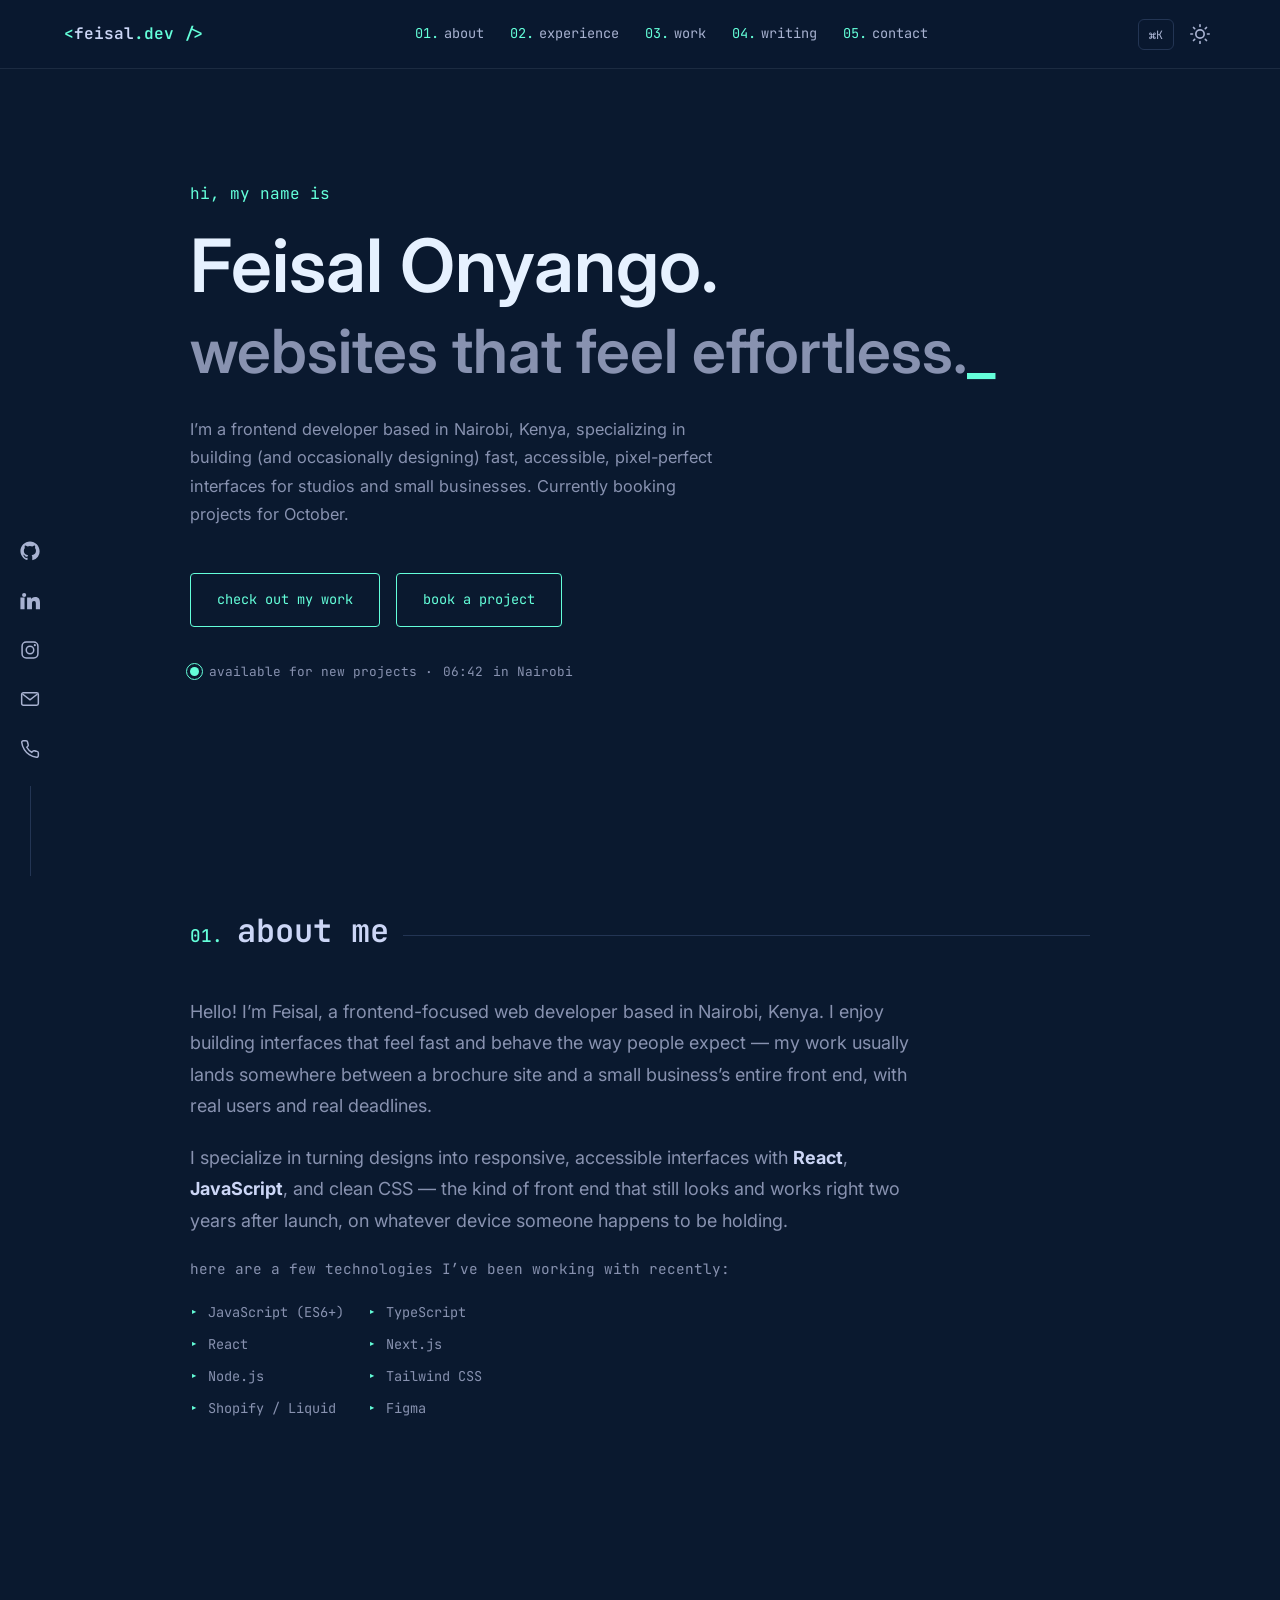
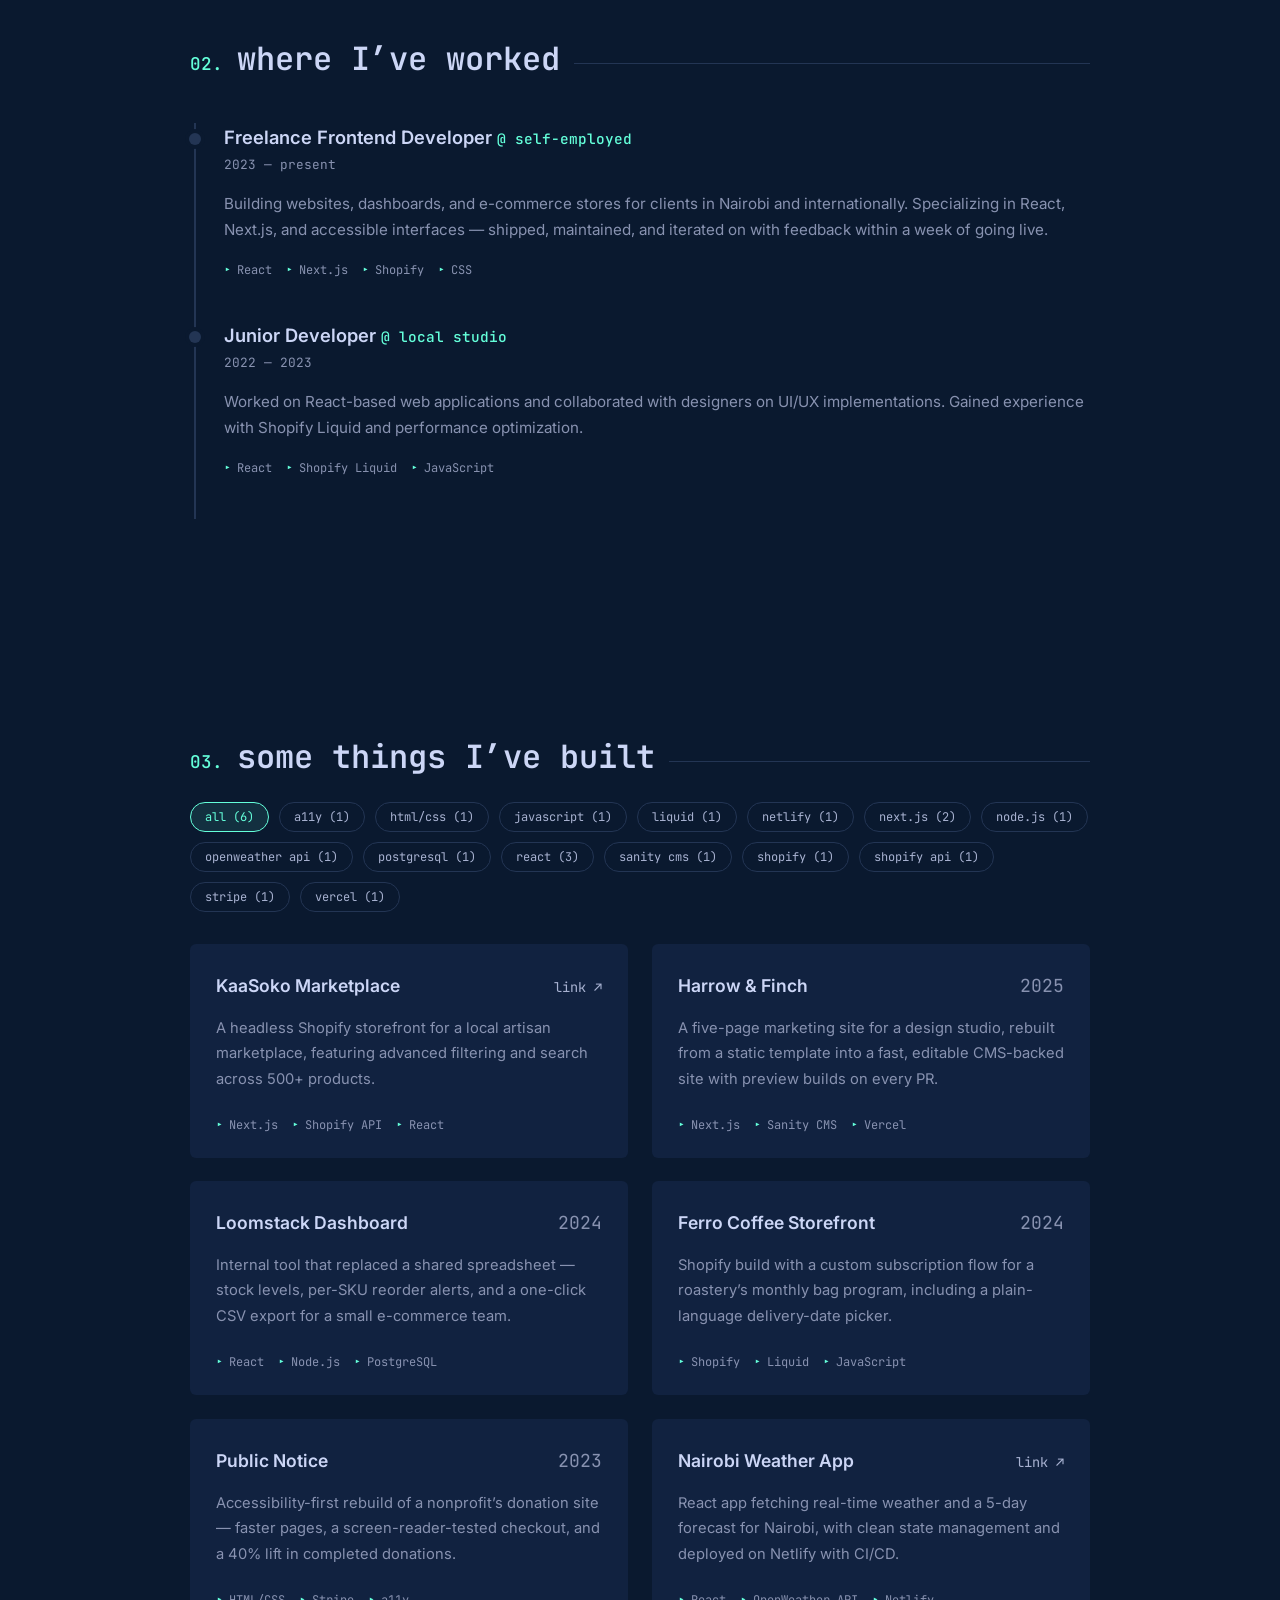
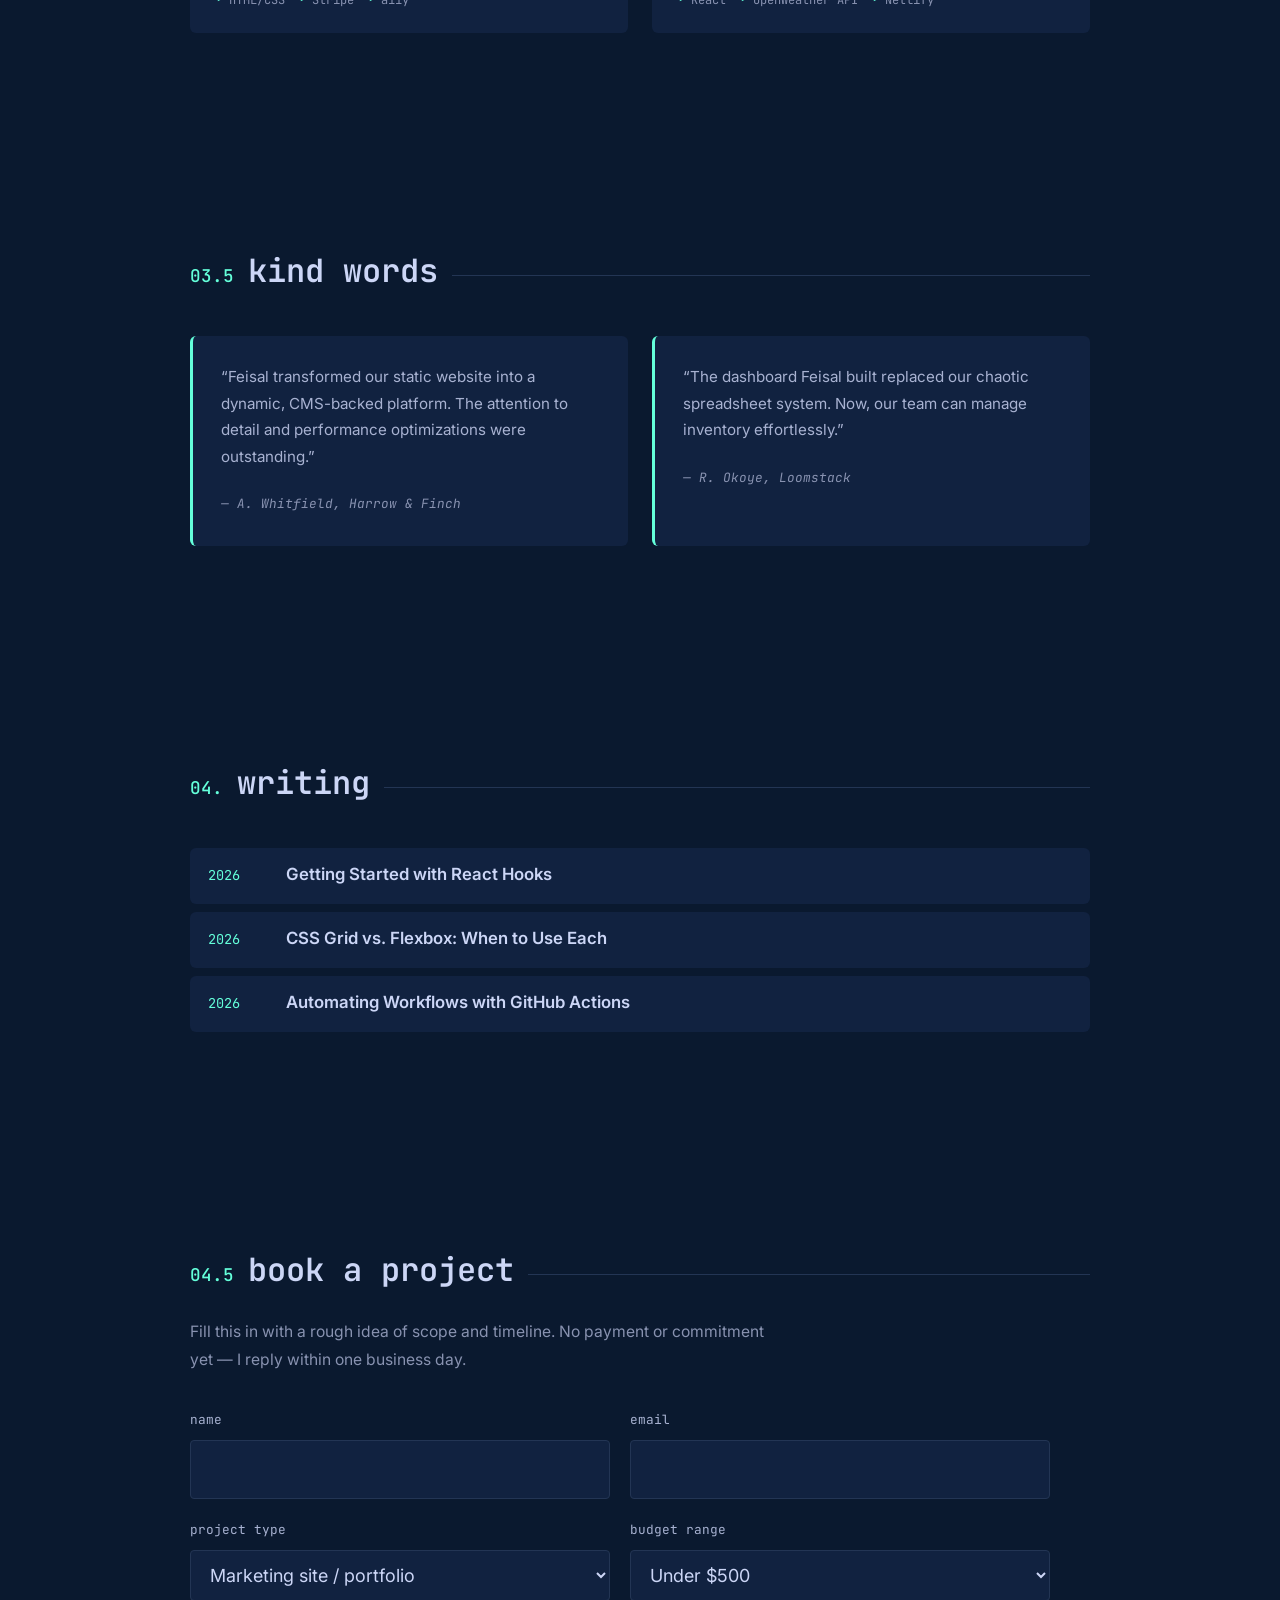
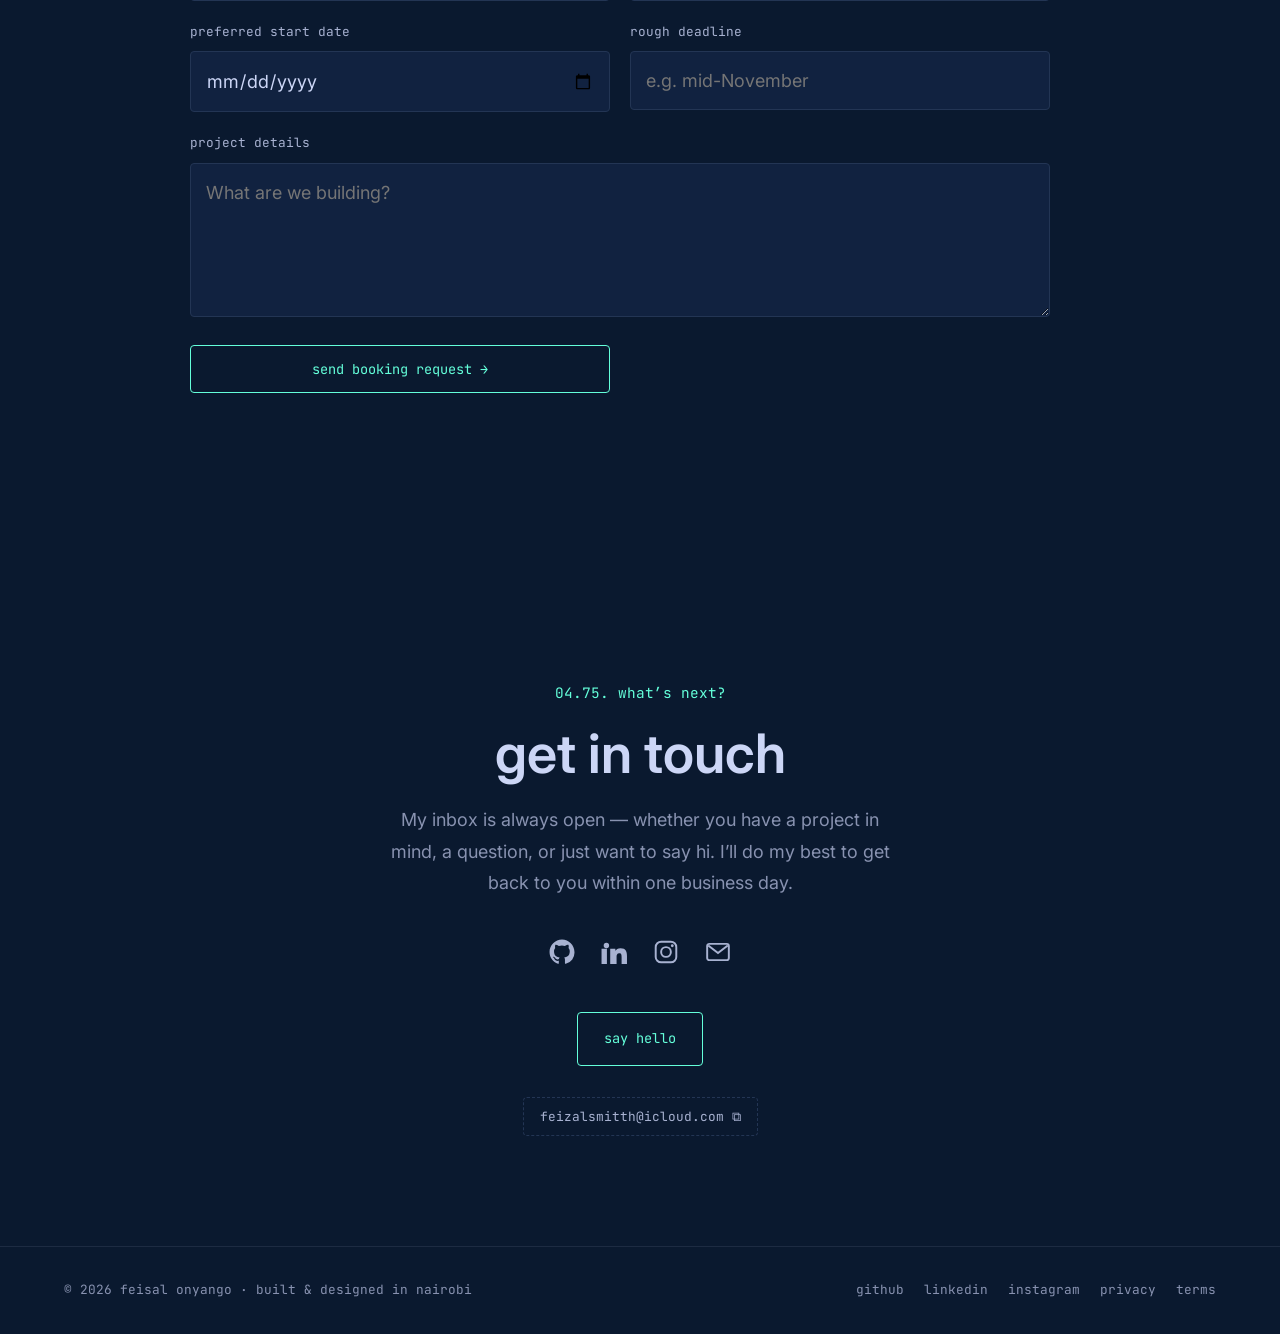
<file: index.html>
<!DOCTYPE html>
<html lang="en">
<head>
<meta charset="UTF-8">
<meta name="viewport" content="width=device-width, initial-scale=1.0">
<title>Feisal Onyango — Frontend Developer</title>
<meta name="description" content="Feisal Onyango is a frontend developer in Nairobi, Kenya, building fast, accessible websites and interfaces for studios and small businesses.">
<link rel="icon" type="image/svg+xml" href="data:image/svg+xml,<svg xmlns='http://www.w3.org/2000/svg' viewBox='0 0 100 100'><text y='.9em' font-size='90' font-family='monospace' fill='%2364ffda'>F</text></svg>">
<meta property="og:title" content="Feisal Onyango — Frontend Developer">
<meta property="og:description" content="Frontend developer in Nairobi, Kenya building fast, accessible websites and interfaces">
<meta property="og:type" content="website">
<meta property="og:url" content="https://feizalsmitth.github.io/feisal-smitth/">
<meta name="twitter:card" content="summary">
<meta name="twitter:creator" content="@feizalsmitth">
<meta name="theme-color" content="#0a192f">
<script type="application/ld+json">
{"@context":"https://schema.org","@type":"Person","name":"Feisal Onyango","jobTitle":"Frontend Developer","url":"https://feizalsmitth.github.io/feisal-smitth/","email":"mailto:feizalsmitth@icloud.com","address":{"@type":"PostalAddress","addressLocality":"Nairobi","addressCountry":"KE"},"sameAs":["https://github.com/feizalsmitth","https://www.linkedin.com/in/feizal-onyango-443553373/","https://instagram.com/hsssnnnnd._"],"knowsAbout":["JavaScript","TypeScript","React","Next.js","Node.js","Tailwind CSS","Shopify"]}
</script>
<link rel="preconnect" href="https://fonts.googleapis.com">
<link rel="preconnect" href="https://fonts.gstatic.com" crossorigin>
<link href="https://fonts.googleapis.com/css2?family=Inter:wght@400;500;600&family=JetBrains+Mono:wght@400;500;600&display=swap" rel="stylesheet">
<script>(function(){try{if(localStorage.getItem("theme")==="light")document.documentElement.classList.add("light");}catch(e){}})();</script>
<link rel="stylesheet" href="styles.css">
</head>
<body id="top">

<div class="scroll-progress" id="scrollProgress" aria-hidden="true"></div>
<button class="back-to-top" id="backToTop" aria-label="Back to top">
  <svg viewBox="0 0 24 24" fill="none" stroke="currentColor" stroke-width="2.5" stroke-linecap="round" stroke-linejoin="round"><path d="M12 19V5M5 12l7-7 7 7"/></svg>
</button>

<header class="nav" id="nav">
  <a class="logo mono" href="#top"><span class="accent">&lt;</span>feisal<span class="accent">.dev</span><span class="accent"> /&gt;</span></a>
  <nav class="nav-links mono" id="navLinks" aria-label="Main navigation">
    <a href="#about"><span class="n">01.</span>about</a>
    <a href="#experience"><span class="n">02.</span>experience</a>
    <a href="#work"><span class="n">03.</span>work</a>
    <a href="#blog"><span class="n">04.</span>writing</a>
    <a href="#contact"><span
 class="n">05.</span>contact</a>
  </nav>
  <div class="nav-end">
    <button class="theme-toggle" id="themeToggle" aria-label="Toggle light and dark mode">
      <svg class="icon-sun" viewBox="0 0 24 24" fill="none" stroke="currentColor" stroke-width="2" stroke-linecap="round"><circle cx="12" cy="12" r="5"/><path d="M12 1v2M12 21v2M4.2 4.2l1.4 1.4M18.4 18.4l1.4 1.4M1 12h2M21 12h2M4.2 19.8l1.4-1.4M18.4 5.6l1.4-1.4"/></svg>
      <svg class="icon-moon" viewBox="0 0 24 24" fill="currentColor"><path d="M21 12.8A9 9 0 1 1 11.2 3a7 7 0 0 0 9.8 9.8z"/></svg>
    </button>
    <button class="nav-burger" id="navBurger" aria-label="Toggle menu" aria-expanded="false"><span></span><span></span><span></span></button>
  </div>
</header>

<aside class="social-rail mono" aria-label="Social links">
  <a href="https://github.com/feizalsmitth" target="_blank" rel="noopener" aria-label="GitHub"><svg viewBox="0 0 24 24" fill="currentColor"><path d="M12 .5C5.73.5.5 5.74.5 12.02c0 5.03 3.26 9.29 7.78 10.8.57.1.78-.25.78-.55v-2.15c-3.17.69-3.84-1.34-3.84-1.34-.52-1.3-1.27-1.65-1.27-1.65-1.04-.71.08-.7.08-.7 1.15.08 1.75 1.18 1.75 1.18 1.02 1.75 2.68 1.24 3.33.95.1-.74.4-1.24.72-1.53-2.53-.29-5.2-1.27-5.2-5.63 0-1.24.44-2.26 1.16-3.06-.12-.29-.5-1.45.11-3.02 0 0 .96-.31 3.14 1.17a10.9 10.9 0 0 1 5.72 0c2.18-1.48 3.13-1.17 3.13-1.17.62 1.57.23 2.73.11 3.02.73.8 1.16 1.82 1.16 3.06 0 4.37-2.68 5.34-5.22 5.62.41.36.78 1.07.78 2.16v3.2c0 .3.2.66.79.55A10.53 10.53 0 0 0 23.5 12c0-6.27-5.23-11.5-11.5-11.5Z"/></svg></a>
  <a href="https://www.linkedin.com/in/feizal-onyango-443553373/" target="_blank" rel="noopener" aria-label="LinkedIn"><svg viewBox="0 0 24 24" fill="currentColor"><path d="M4.98 3.5a2.5 2.5 0 1 1 0 5 2.5 2.5 0 0 1 0-5ZM.5 8.98h4.96V23H.5V8.98ZM8.5 8.98h4.75v1.92h.07c.66-1.2 2.28-2.47 4.7-2.47 5.03 0 5.96 3.15 5.96 7.24V23h-4.96v-6.4c0-1.53-.03-3.5-2.15-3.5-2.16 0-2.49 1.65-2.49 3.39V23H8.5V8.98Z"/></svg></a>
  <a href="https://instagram.com/hsssnnnnd._" target="_blank" rel="noopener" aria-label="Instagram"><svg viewBox="0 0 24 24" fill="none" stroke="currentColor" stroke-width="1.8"><rect x="2.5" y="2.5" width="19" height="19" rx="5"/><circle cx="12" cy="12" r="4.5"/><circle cx="17.8" cy="6.2" r="1.3" fill="currentColor" stroke="none"/></svg></a>
  <a href="mailto:feizalsmitth@icloud.com" aria-label="Email"><svg viewBox="0 0 24 24" fill="none" stroke="currentColor" stroke-width="1.8"><rect x="2" y="4.5" width="20" height="15" rx="2"/><path d="m3 6 9 7 9-7"/></svg></a>
  <a href="tel:+254702478201" aria-label="Phone"><svg viewBox="0 0 24 24" fill="none" stroke="currentColor" stroke-width="1.8"><path d="M22 16.9v3a2 2 0 0 1-2.2 2 19.8 19.8 0 0 1-8.6-3.1 19.5 19.5 0 0 1-6-6A19.8 19.8 0 0 1 2.1 4.2 2 2 0 0 1 4.1 2h3a2 2 0 0 1 2 1.7c.13.96.36 1.9.7 2.8a2 2 0 0 1-.45 2.1L8.1 9.9a16 16 0 0 0 6 6l1.3-1.3a2 2 0 0 1 2.1-.45c.9.34 1.84.57 2.8.7A2 2 0 0 1 22 16.9Z"/></svg></a>
  <span class="rail-line"></span>
</aside>

<main class="container">

<section class="hero" id="hero">
  <p class="hero-kicker mono accent reveal">hi, my name is</p>
  <h1 class="reveal">Feisal Onyango.</h1>
  <h2 class="reveal"><span class="sr-only">I build things for the web.</span><span id="typed" aria-hidden="true"></span><span class="cursor" aria-hidden="true">_</span></h2>
  <p class="hero-sub reveal">I’m a frontend developer based in Nairobi, Kenya, specializing in building (and occasionally designing) fast, accessible, pixel-perfect interfaces for studios and small businesses. Currently booking projects for October.</p>
  <div class="hero-btns reveal">
    <a href="#work" class="btn btn-outline mono">check out my work</a>
    <a href="#booking" class="btn btn-outline mono">book a project</a>
  </div>
  <p class="hero-status mono reveal"><span class="pulse-dot" aria-hidden="true"></span> available for new projects · <span id="nairobiTime">--:--</span> in Nairobi</p>
</section>

<section id="about" class="section">
  <div class="section-head mono reveal"><span class="n">01.</span><h2>about me</h2></div>
  <div class="about-grid">
    <div class="reveal">
      <p>Hello! I’m Feisal, a frontend-focused web developer based in Nairobi, Kenya. I enjoy building interfaces that feel fast and behave the way people expect — my work usually lands somewhere between a brochure site and a small business’s entire front end, with real users and real deadlines.</p>
      <p>I specialize in turning designs into responsive, accessible interfaces with <strong>React</strong>, <strong>JavaScript</strong>, and clean CSS — the kind of front end that still looks and works right two years after launch, on whatever device someone happens to be holding.</p>
      <p class="skills-title mono">here are a few technologies I’ve been working with recently:</p>
      <ul class="skills-list mono">
        <li>JavaScript (ES6+)</li><li>TypeScript</li><li>React</li><li>Next.js</li>
        <li>Node.js</li><li>Tailwind CSS</li><li>Shopify / Liquid</li><li>Figma</li>
      </ul>
    </div>
    </div>
  </div>
</section>

<section id="experience" class="section">
  <div class="section-head mono reveal"><span class="n">02.</span><h2>where I’ve worked</h2></div>
  <div class="timeline reveal">
    <div class="timeline-item">
      <h3>Freelance Frontend Developer <span class="where accent mono">@ self-employed</span></h3>
      <p class="range mono">2023 — present</p>
      <p>Building websites, dashboards, and e-commerce stores for clients in Nairobi and
 internationally. Specializing in React, Next.js, and accessible interfaces — shipped, maintained, and iterated on with feedback within a week of going live.</p>
      <ul class="tags mono"><li>React</li><li>Next.js</li><li>Shopify</li><li>CSS</li></ul>
    </div>
    <div class="timeline-item">
      <h3>Junior Developer <span class="where accent mono">@ local studio</span></h3>
      <p class="range mono">2022 — 2023</p>
      <p>Worked on
 React-based web applications and collaborated with designers on UI/UX implementations. Gained experience with Shopify Liquid and performance optimization.</p>
      <ul class="tags mono"><li>React</li><li>Shopify Liquid</li><li>JavaScript</li></ul>
    </div>
  </div>
</section>

<section id="work" class="section">
  <div class="section-head mono reveal"><span class="n">03.</span><h2>some things I’ve built</h2></div>
    <div class="filter-bar mono reveal" id="filterBar" role="group" aria-label="Filter projects by technology"></div>
<div class="projects-grid">
    <article class="project reveal">
      <div class="project-top"><h3>KaaSoko Marketplace</h3><div class="project-links"><a class="mono" href="https://kaasoko.vercel.app" target="_blank" rel="noopener" aria-label="Live site">link ↗</a></div></div>
      <p>A headless Shopify storefront for a local artisan marketplace, featuring advanced filtering and search across 500+ products.</p>
      <ul class="tags mono"><li>Next.js</li><li>Shopify API</li><li>React</li></ul>
    </article>
    <article class="project reveal">
      <div class="project-top"><h3>Harrow &amp; Finch</h3><div class="project-links mono">2025</div></div>
      <p>A five-page marketing site for a design studio, rebuilt from a static template into a fast, editable CMS-backed site with preview builds on every PR.</p>
      <ul class="tags mono"><li>Next.js</li><li>Sanity CMS</li><li>Vercel</li></ul>
    </article>
    <article class="project reveal">
      <div class="project-top"><h3>Loomstack Dashboard</h3><div class="project-links mono">2024</div></div>
      <p>Internal tool that replaced a shared spreadsheet — stock levels, per-SKU reorder alerts, and a one-click CSV export for a small e-commerce team.</p>
      <ul class="tags mono"><li>React</li><li>Node.js</li><li>PostgreSQL</li></ul>
    </article>
    <article class="project reveal">
      <div class="project-top"><h3>Ferro Coffee Storefront</h3><div class="project-links mono">2024</div></div>
      <p>Shopify build with a custom subscription flow for a roastery’s monthly bag program, including a plain-language delivery-date picker.</p>
      <ul class="tags mono"><li>Shopify</li><li>Liquid</li><li>JavaScript</li></ul>
    </article>
    <article class="project reveal">
      <div class="project-top"><h3>Public Notice</h3><div class="project-links mono">2023</div></div>
      <p>Accessibility-first rebuild of a nonprofit’s donation site — faster pages, a screen-reader-tested checkout, and a 40% lift in completed donations.</p>
      <ul class="tags mono"><li>HTML/CSS</li><li>Stripe</li><li>a11y</li></ul>
    </article>
    <article class="project reveal">
      <div class="project-top"><h3>Nairobi Weather App</h3><div class="project-links"><a class="mono" href="https://nairobi-weather.netlify.app" target="_blank" rel="noopener" aria-label="Live demo">link ↗</a></div></div>
      <p>React app fetching real-time weather and a 5-day forecast for Nairobi, with clean state management and deployed on Netlify with CI/CD.</p>
      <ul class="tags mono"><li>React</li><li>OpenWeather API</li><li>Netlify</li></ul>
    </article>
  </div>
</section>

<section id="testimonials" class="section">
  <div class="section-head mono reveal"><span class="n">03.5</span><h2>kind words</h2></div>
  <div class="quotes-grid">
    <blockquote class="quote reveal"><p>“Feisal transformed our static website into a dynamic, CMS-backed platform. The attention to detail and performance optimizations were outstanding.”</p><cite class="mono">— A. Whitfield, Harrow &amp; Finch</cite></blockquote>
    <blockquote class="quote reveal"><p>“The dashboard Feisal built replaced our chaotic spreadsheet system. Now, our team can manage inventory effortlessly.”</p><cite class="mono">— R. Okoye, Loomstack</cite></blockquote>
  </div>
</section>

<section id="blog" class="section">
  <div class="section-head mono reveal"><span class="n">04.</span><h2>writing</h2></div>
  <div class="writing-list reveal">
    <a href="#" class="writing-item"><span class="mono year accent">2026</span><h3>Getting Started with React Hooks</h3></a>
    <a href="#" class="writing-item"><span class="mono year accent">2026</span><h3>CSS Grid vs. Flexbox: When to Use Each</h3></a>
    <a href="#" class="writing-item"><span class="mono year accent">2026</span><h3>Automating Workflows with GitHub Actions</h3></a>
  </div>
</section>

<section id="booking" class="section">
  <div class="section-head mono reveal"><span class="n">04.5</span><h2>book a project</h2></div>
  <p class="reveal booking-intro">Fill this in with a rough idea of scope and timeline. No payment or commitment yet — I reply within one business day.</p>
  <form class="booking-form reveal" id="bookingForm" action="https://formspree.io/f/mqkvqvqk" method="POST">
    <div class="field"><label class="mono" for="bk-name">name</label><input type="text" id="bk-name" name="name" required autocomplete="name"></div>
    <div class="field"><label class="mono" for="bk-email">email</label><input type="email" id="bk-email" name="email" required autocomplete="email"></div>
    <div class="field"><label class="mono" for="bk-type">project type</label><select id="bk-type" name="type"><option>Marketing site / portfolio</option><option>Web app / dashboard</option><option>E-commerce store</option><option>Performance &amp; polish work</option><option>Something else</option></select></div>
    <div class="field"><label class="mono" for="bk-budget">budget range</label><select id="bk-budget" name="budget"><option>Under $500</option><option>$500 — $1,500</option><option>$1,500 — $5,000</option><option>$5,000+</option><option>Not sure yet</option></select></div>
    <div class="field"><label class="mono" for="bk-date">preferred start date</label><input type="date" id="bk-date" name="date"></div>
    <div class="field"><label class="mono" for="bk-timeline">rough deadline</label><input type="text" id="bk-timeline" name="timeline" placeholder="e.g. mid-November"></div>
    <div class="field field-wide"><label class="mono" for="bk-details">project details
</label><textarea id="bk-details" name="details" rows="4" placeholder="What are we building?"></textarea></div>
    <button type="submit" class="btn btn-outline mono btn-big">send booking request →</button>
    <p id="bookingStatus" class="form-status mono" role="status"></p>
  </form>
</section>

<section id="contact" class="section contact">
  <p class="mono accent reveal">04.75. what’s next?</p>
  <h2 class="reveal">get in touch</h2>
  <p class="reveal contact-sub">My inbox is always open — whether you have a project in mind, a question, or just want to say hi. I’ll do my best to get back to you within one business day.</p>
  <div class="contact-socials reveal" aria-label="Social links">
    <a href="https://github.com/feizalsmitth" target="_blank" rel="noopener" aria-label="GitHub"><svg viewBox="0 0 24 24" fill="currentColor"><path d="M12 .5C5.73.5.5 5.74.5 12.02c0 5.03 3.26 9.29 7.78 10.8.57.1.78-.25.78-.55v-2.15c-3.17.69-3.84-1.34-3.84-1.34-.52-1.3-1.27-1.65-1.27-1.65-1.04-.71.08-.7.08-.7 1.15.08 1.75 1.18 1.75 1.18 1.02 1.75 2.68 1.24 3.33.95.1-.74.4-1.24.72-1.53-2.53-.29-5.2-1.27-5.2-5.63 0-1.24.44-2.26 1.16-3.06-.12-.29-.5-1.45.11-3.02 0 0 .96-.31 3.14 1.17a10.9 10.9 0 0 1 5.72 0c2.18-1.48 3.13-1.17 3.13-1.17.62 1.57.23 2.73.11 3.02.73.8 1.16 1.82 1.16 3.06 0 4.37-2.68 5.34-5.22 5.62.41.36.78 1.07.78 2.16v3.2c0 .3.2.66.79.55A10.53 10.53 0 0 0 23.5 12c0-6.27-5.23-11.5-11.5-11.5Z"/></svg></a>
    <a href="https://www.linkedin.com/in/feizal-onyango-443553373/" target="_blank" rel="noopener" aria-label="LinkedIn"><svg viewBox="0 0 24 24" fill="currentColor"><path d="M4.98 3.5a2.5 2.5 0 1 1 0 5 2.5 2.5 0 0 1 0-5ZM.5 8.98h4.96V23H.5V8.98ZM8.5 8.98h4.75v1.92h.07c.66-1.2 2.28-2.47 4.7-2.47 5.03 0 5.96 3.15 5.96 7.24V23h-4.96v-6.4c0-1.53-.03-3.5-2.15-3.5-2.16 0-2.49 1.65-2.49 3.39V23H8.5V8.98Z"/></svg></a>
    <a href="https://instagram.com/hsssnnnnd._" target="_blank" rel="noopener" aria-label="Instagram"><svg viewBox="0 0 24 24" fill="none" stroke="currentColor" stroke-width="1.8"><rect x="2.5" y="2.5" width="19" height="19" rx="5"/><circle cx="12" cy="12" r="4.5"/><circle cx="17.8" cy="6.2" r="1.3" fill="currentColor" stroke="none"/></svg></a>
    <a href="mailto:feizalsmitth@icloud.com" aria-label="Email"><svg viewBox="0 0 24 24" fill="none" stroke="currentColor" stroke-width="1.8"><rect x="2" y="4.5" width="20" height="15" rx="2"/><path d="m3 6 9 7 9-7"/></svg></a>
  </div>
  <a href="mailto:feizalsmitth@icloud.com" class="btn btn-outline mono reveal">say hello</a>
  <div class="contact-copy reveal">
    <button class="copy-btn mono" id="copyEmail" aria-label="Copy email address">feizalsmitth@icloud.com <span class="copy-icon" aria-hidden="true">⧉</span></button>
  </div>
</section>

</main>

<footer class="footer mono">
  <p>© <span id="year"></span> feisal onyango · built &amp; designed in nairobi</p>
  <div class="footer-links"><a href="https://github.com/feizalsmitth" target="_blank" rel="noopener">github</a><a href="https://www.linkedin.com/in/feizal-onyango-443553373/" target="_blank" rel="noopener">linkedin</a><a href="https://instagram.com/hsssnnnnd._" target="_blank" rel="noopener">instagram</a><a href="privacy.html">privacy</a><a href="terms.html">terms</a></div>
</footer>

<script src="script.js"></script>
</body>
</html>
</file>
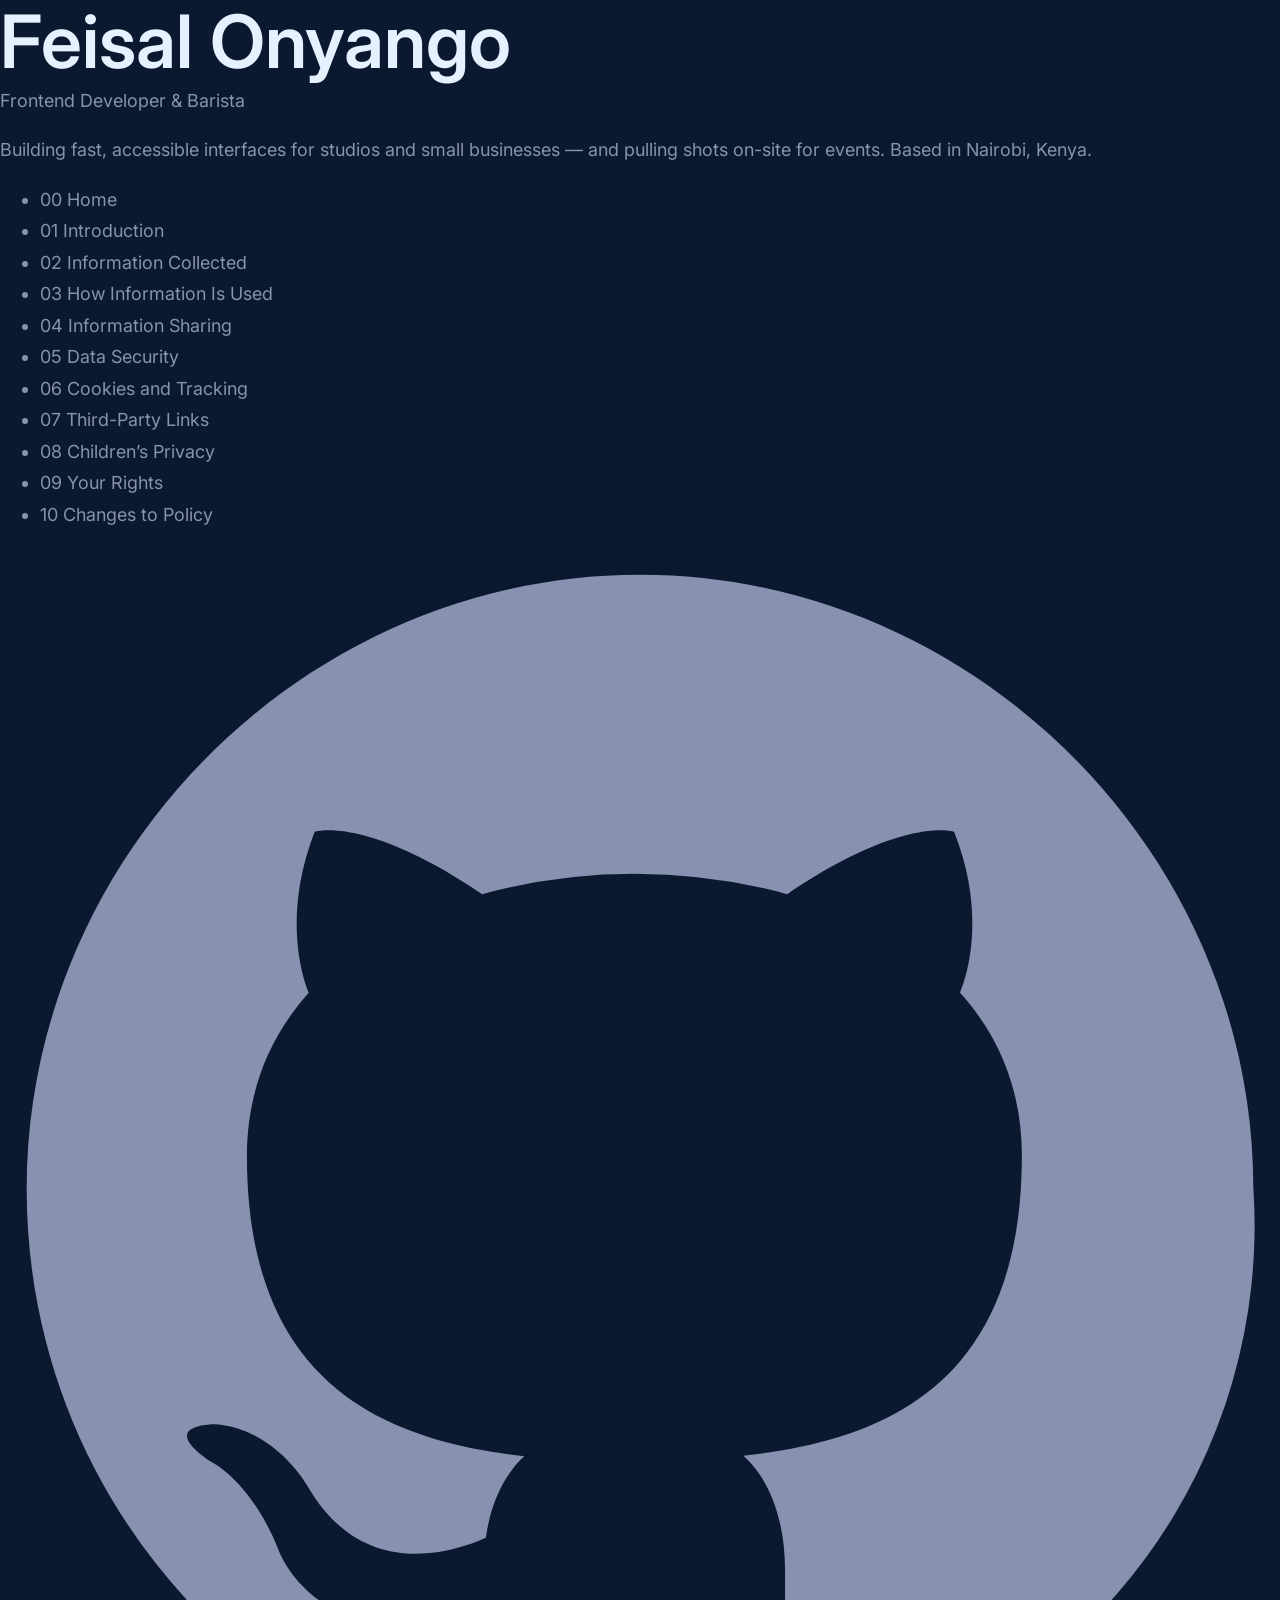
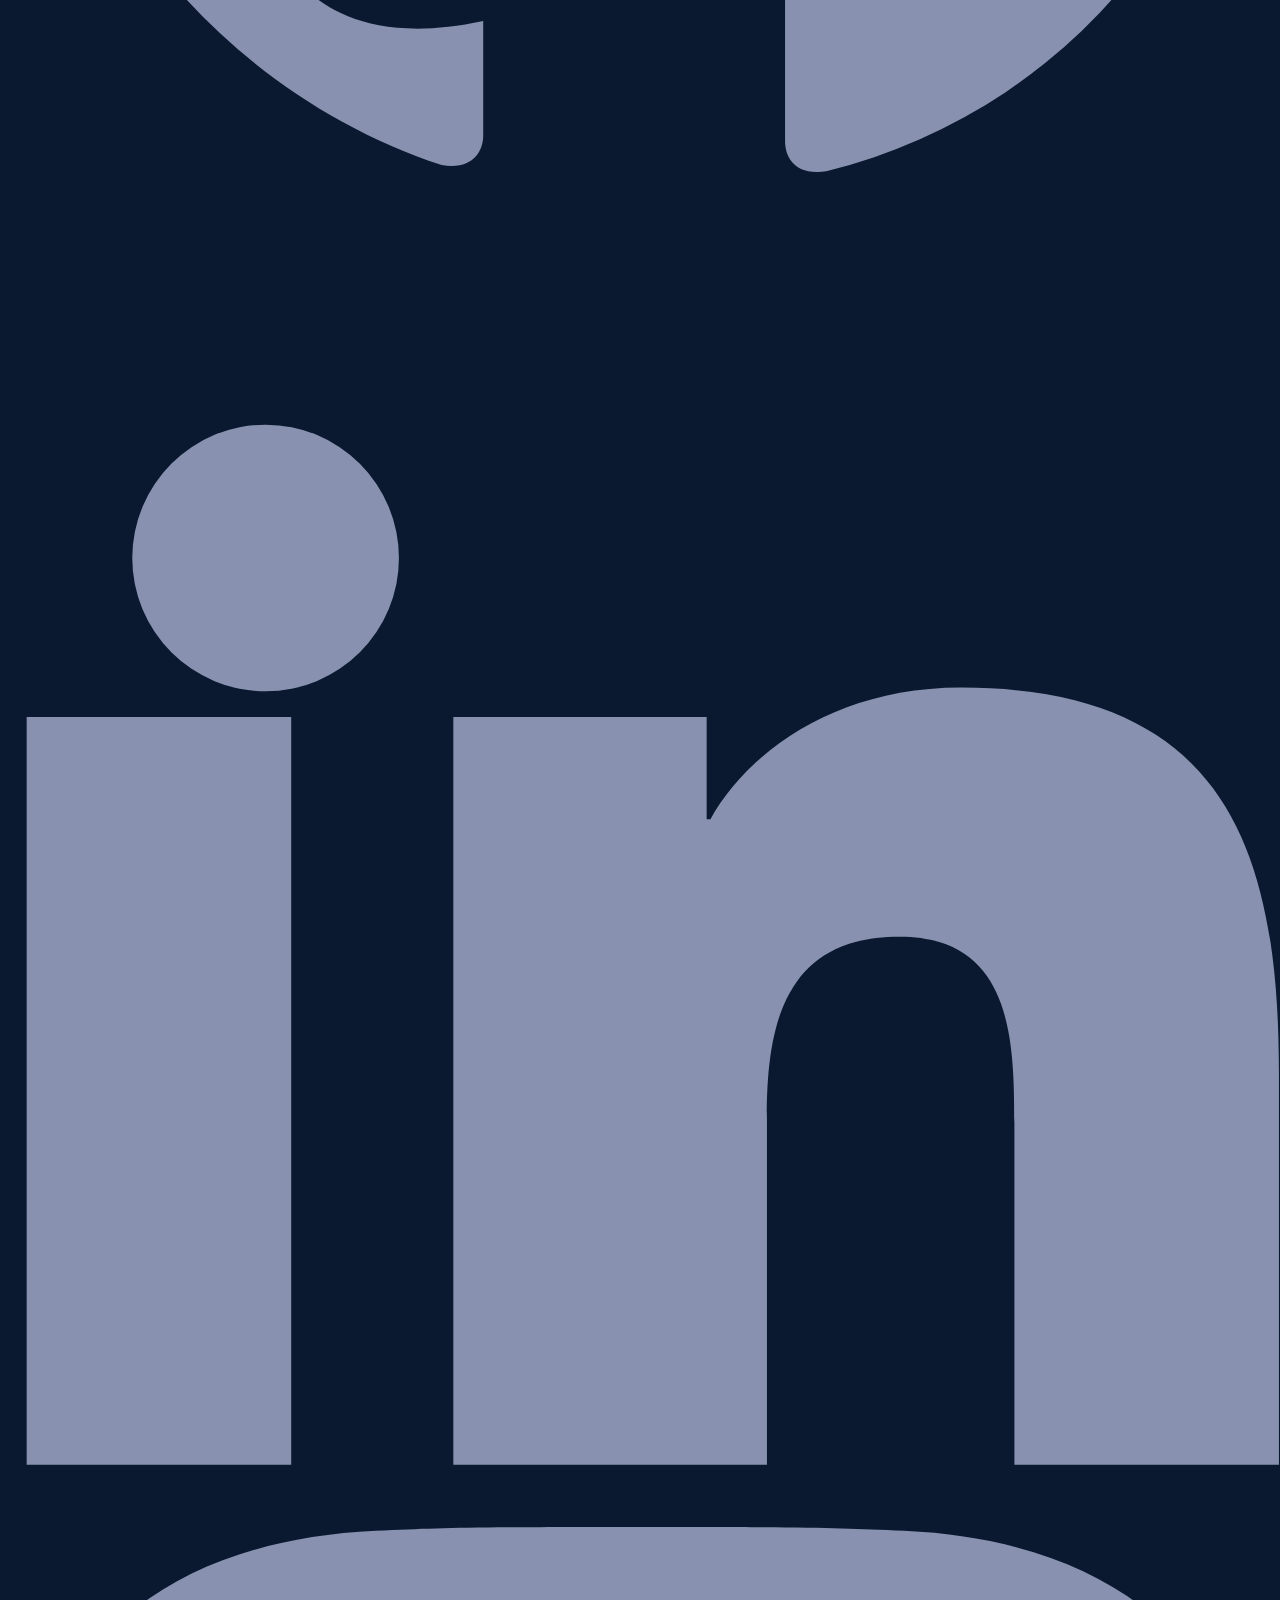
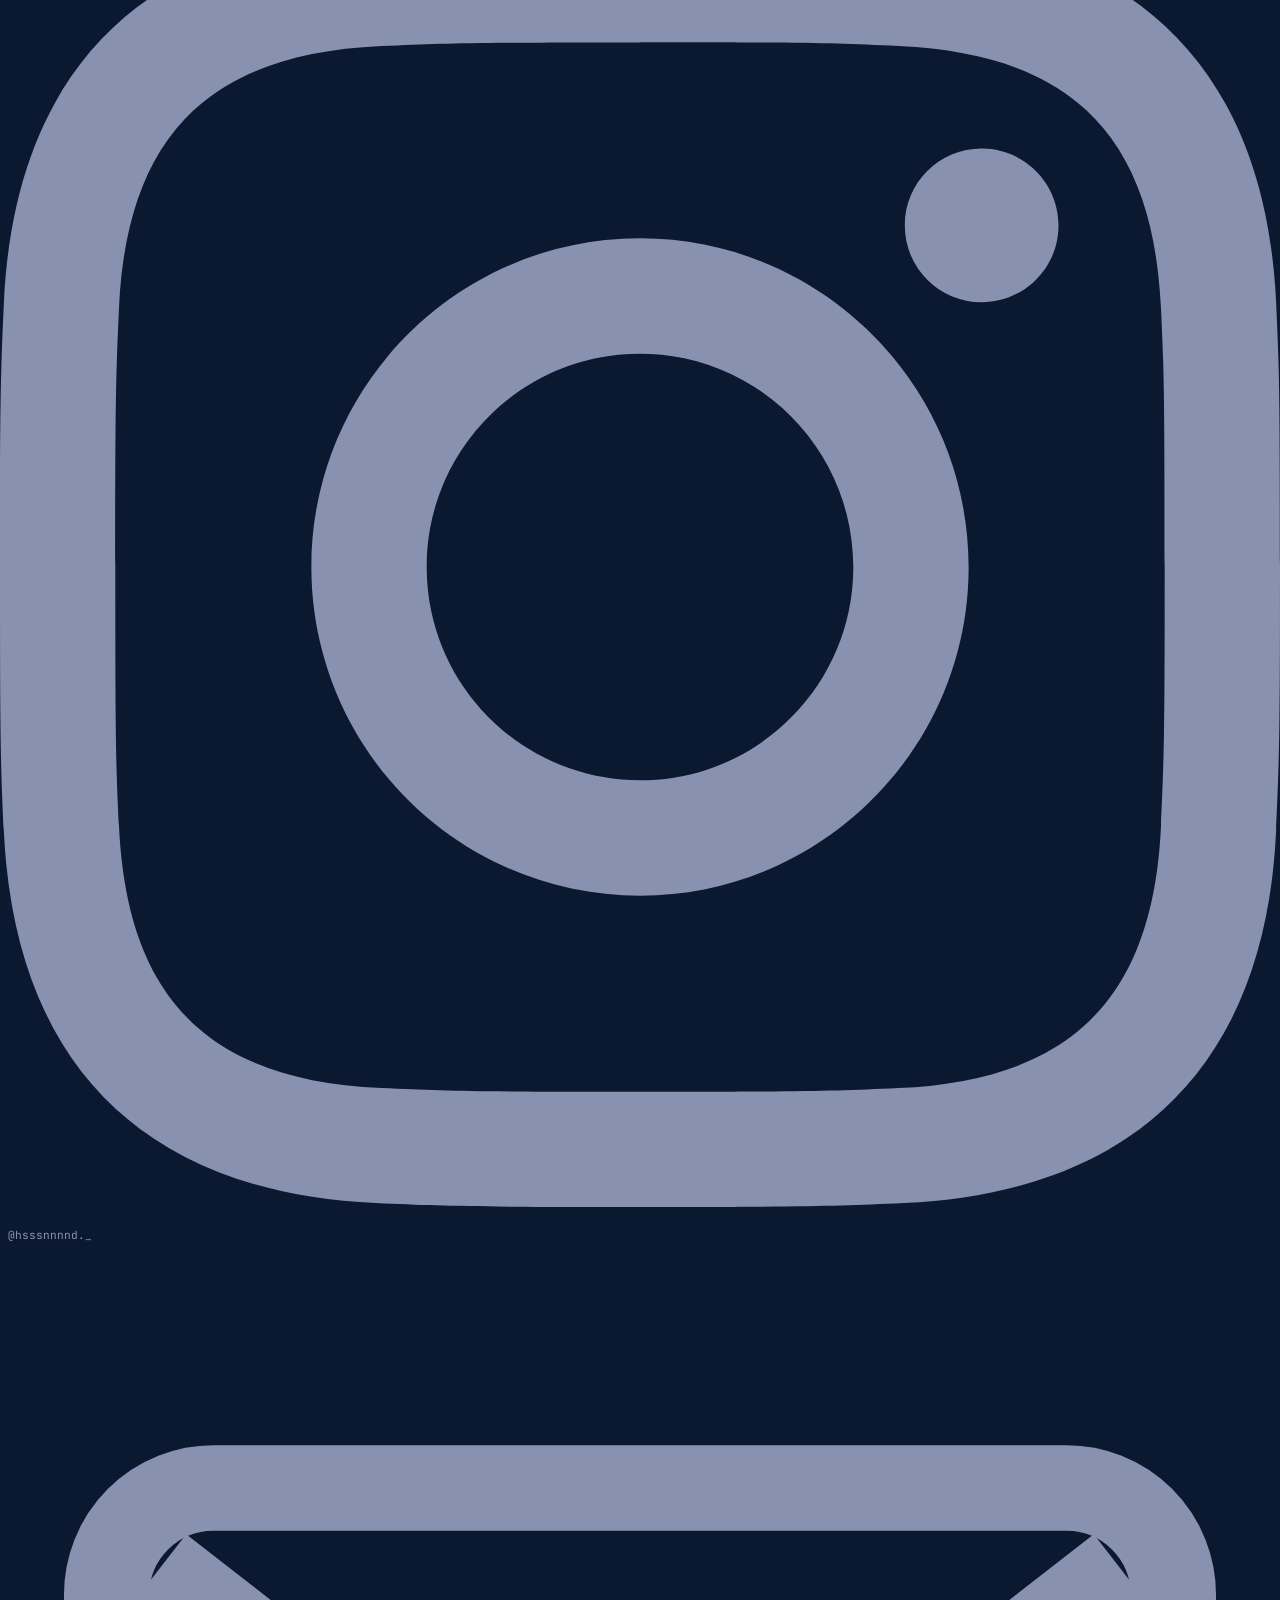
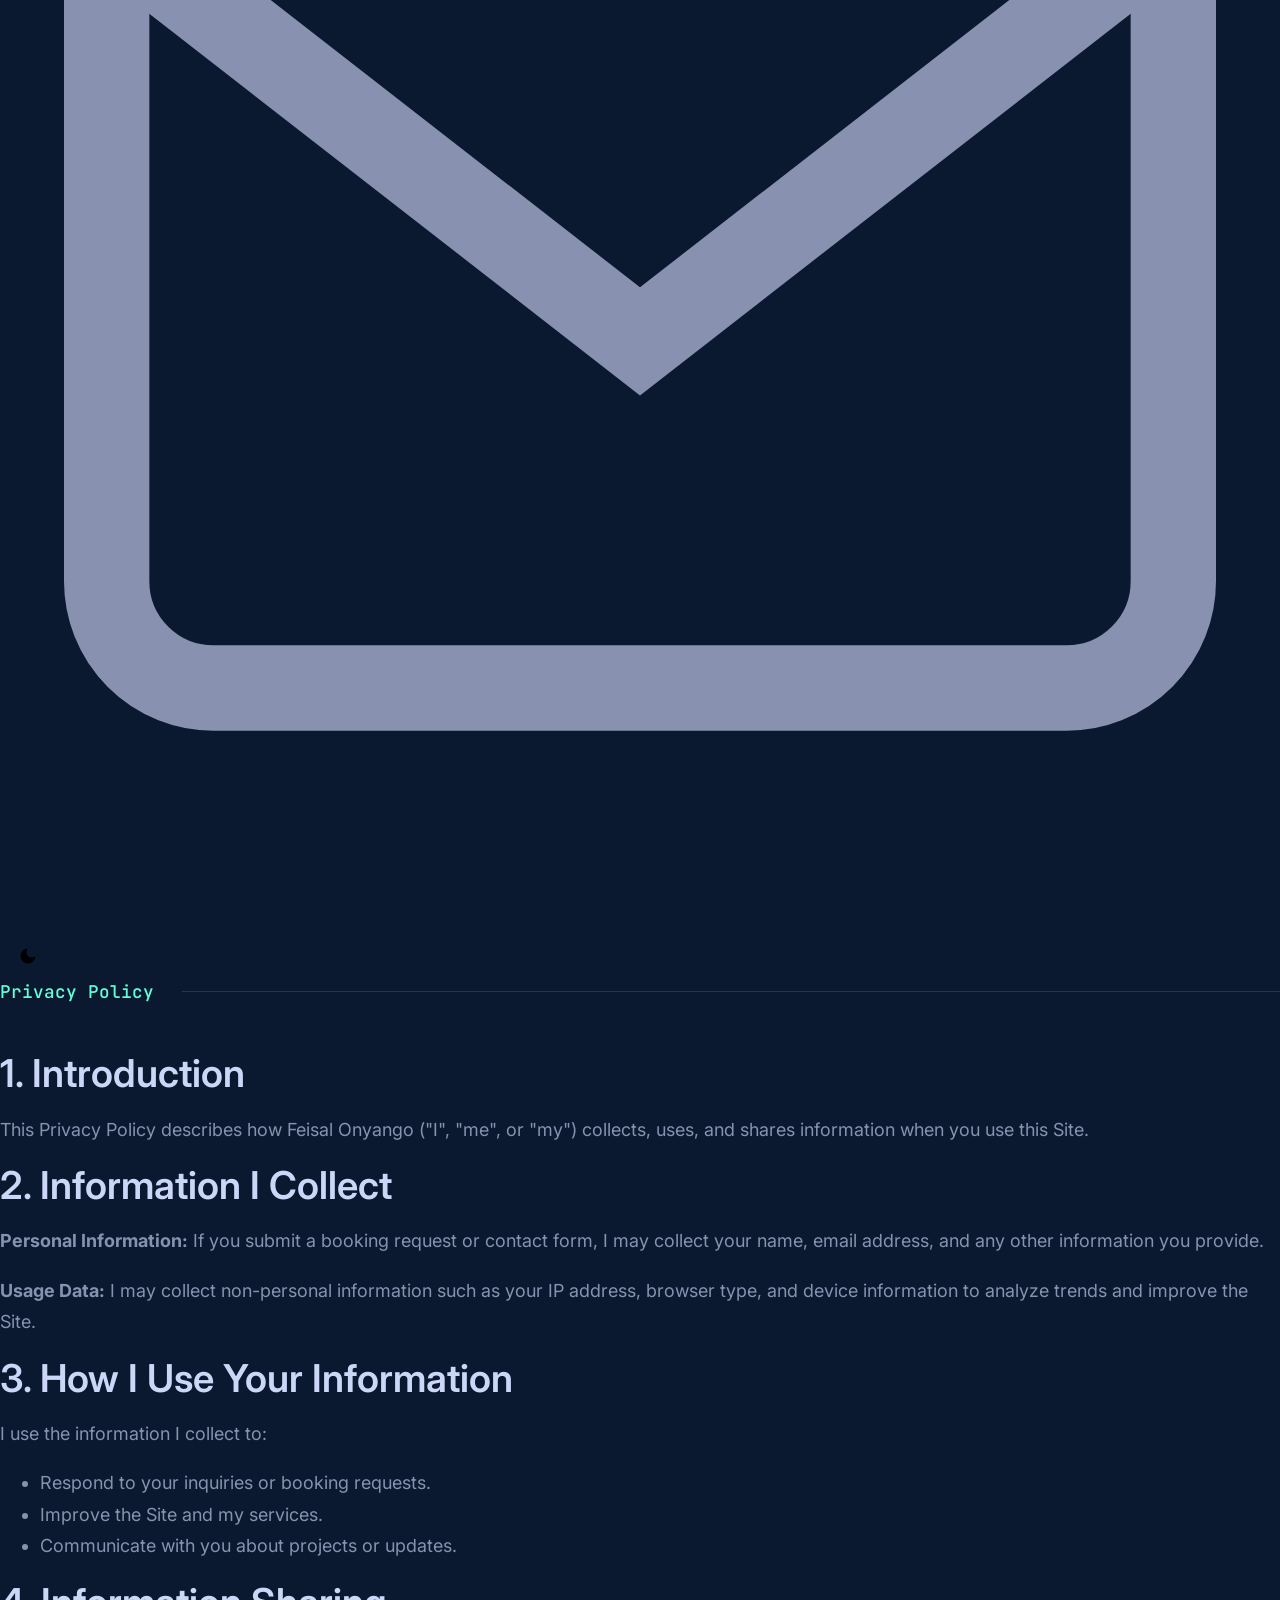
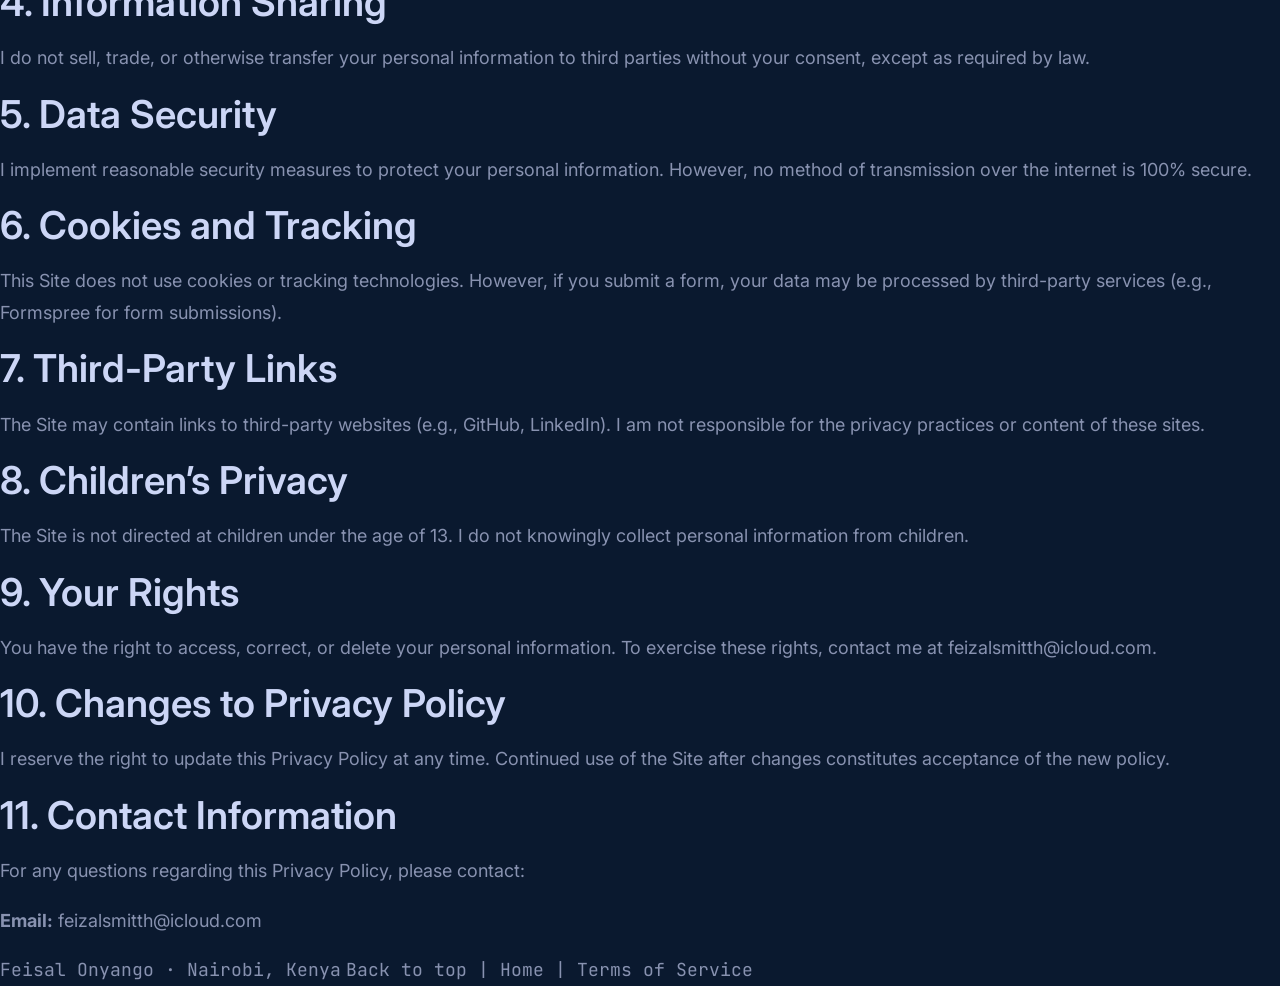
<file: privacy.html>
<!DOCTYPE html>
<html lang="en">
<head>
<meta charset="UTF-8">
<meta name="viewport" content="width=device-width, initial-scale=1.0">
<title>Privacy Policy — Feisal Onyango</title>
<meta name="description" content="Privacy Policy for Feisal Onyango's portfolio website. Learn how your data is collected, used, and protected.">
<link rel="icon" type="image/svg+xml" href="data:image/svg+xml,<svg xmlns='http://www.w3.org/2000/svg' viewBox='0 0 100 100'><text y='.9em' font-size='90'>💻</text></svg>">
<link rel="preconnect" href="https://fonts.googleapis.com">
<link rel="preconnect" href="https://fonts.gstatic.com" crossorigin>
<link href="https://fonts.googleapis.com/css2?family=Space+Grotesk:wght@400;500;600;700&family=Inter:wght@400;500;600&family=JetBrains+Mono:wght@400;500;600&display=swap" rel="stylesheet">
<link rel="stylesheet" href="styles.css">
<script>
  (function() {
    const savedTheme = localStorage.getItem('theme') || 'dark';
    document.documentElement.classList.toggle('light-mode', savedTheme === 'light');
  })();
</script>
</head>
<body id="top">

<div class="layout">
  <aside class="side">
    <div>
      <h1>Feisal Onyango</h1>
      <div class="role">Frontend Developer &amp; Barista</div>
      <p class="blurb">Building fast, accessible interfaces for studios and small businesses — and pulling shots on-site for events. Based in Nairobi, Kenya.</p>

      <nav class="side-nav" aria-label="Section navigation">
        <ul>
          <li><a href="index.html"><span class="bar"></span><span class="n">00</span> Home</a></li>
          <li><a href="#privacy-content"><span class="bar"></span><span class="n">01</span> Introduction</a></li>
          <li><a href="#information-collected"><span class="bar"></span><span class="n">02</span> Information Collected</a></li>
          <li><a href="#how-information-is-used"><span class="bar"></span><span class="n">03</span> How Information Is Used</a></li>
          <li><a href="#information-sharing"><span class="bar"></span><span class="n">04</span> Information Sharing</a></li>
          <li><a href="#data-security"><span class="bar"></span><span class="n">05</span> Data Security</a></li>
          <li><a href="#cookies"><span class="bar"></span><span class="n">06</span> Cookies and Tracking</a></li>
          <li><a href="#third-party-links"><span class="bar"></span><span class="n">07</span> Third-Party Links</a></li>
          <li><a href="#childrens-privacy"><span class="bar"></span><span class="n">08</span> Children’s Privacy</a></li>
          <li><a href="#your-rights"><span class="bar"></span><span class="n">09</span> Your Rights</a></li>
          <li><a href="#changes-to-policy"><span class="bar"></span><span class="n">10</span> Changes to Policy</a></li>
        </ul>
      </nav>
    </div>

    <div class="socials" aria-label="Social links">
      <a href="https://github.com/feizalsmitth" target="_blank" rel="noopener" aria-label="GitHub"><svg viewBox="0 0 24 24" fill="currentColor"><path d="M12 .5C5.73.5.5 5.74.5 12.02c0 5.03 3.26 9.29 7.78 10.8.57.1.78-.25.78-.55v-2.15c-3.17.69-3.84-1.34-3.84-1.34-.52-1.3-1.27-1.65-1.27-1.65-1.04-.71.08-.7.08-.7 1.15.08 1.75 1.18 1.75 1.18 1.02 1.75 2.68 1.24 3.33.95.1-.74.4-1.24.72-1.53-2.53-.29-5.2-1.27-5.2-5.63 0-1.24.44-2.26 1.16-3.06-.12-.29-.5-1.45.11-3.02 0 0 .96-.31 3.14 1.17a10.9 10.9 0 0 1 5.72 0c2.18-1.48 3.13-1.17 3.13-1.17.62 1.57.23 2.73.11 3.02.73.8 1.16 1.82 1.16 3.06 0 4.37-2.68 5.34-5.22 5.62.41.36.78 1.07.78 2.16v3.2c0 .3.2.66.79.55A10.53 10.53 0 0 0 23.5 12c0-6.27-5.23-11.5-11.5-11.5Z"/></svg></a>
      <a href="https://www.linkedin.com/in/feizal-onyango-443553373/" target="_blank" rel="noopener" aria-label="LinkedIn"><svg viewBox="0 0 24 24" fill="currentColor"><path d="M4.98 3.5a2.5 2.5 0 1 1 0 5 2.5 2.5 0 0 1 0-5ZM.5 8.98h4.96V23H.5V8.98ZM8.5 8.98h4.75v1.92h.07c.66-1.2 2.28-2.47 4.7-2.47 5.03 0 5.96 3.15 5.96 7.24V23h-4.96v-6.4c0-1.53-.03-3.5-2.15-3.5-2.16 0-2.49 1.65-2.49 3.39V23H8.5V8.98Z"/></svg></a>
      <a href="https://instagram.com/hsssnnnnd._" target="_blank" rel="noopener" aria-label="Instagram"><svg viewBox="0 0 24 24" fill="currentColor"><path d="M12 2.163c3.204 0 3.584.012 4.85.07 3.252.148 4.771 1.691 4.919 4.919.058 1.265.069 1.645.069 4.85s-.011 3.584-.069 4.85c-.149 3.225-1.664 4.771-4.919 4.919-1.266.058-1.644.07-4.85.07s-3.584-.012-4.85-.07c-3.252-.148-4.771-1.691-4.919-4.919-.058-1.265-.069-1.645-.069-4.85s.011-3.584.069-4.85c.149-3.225 1.664-4.771 4.919-4.919 1.266-.057 1.645-.069 4.85-.069zm0-2.163c-3.259 0-3.667.014-4.947.072-4.358.2-6.78 2.618-6.98 6.98-.059 1.281-.073 1.689-.073 4.948s.014 3.667.072 4.947c.2 4.358 2.618 6.78 6.98 6.98 1.281.058 1.689.072 4.948.072s3.667-.014 4.947-.072c4.358-.2 6.78-2.618 6.98-6.98.059-1.281.073-1.689.073-4.948s-.014-3.667-.072-4.947c-.2-4.358-2.618-6.78-6.98-6.98-1.281-.059-1.689-.073-4.948-.073zm0 5.838c-3.403 0-6.162 2.759-6.162 6.162s2.759 6.162 6.162 6.162 6.162-2.759 6.162-6.162-2.759-6.162-6.162-6.162zm0 10.162c-2.209 0-4-1.79-4-4s1.791-4 4-4 4 1.79 4 4-1.791 4-4 4zm6.406-11.845c-.796 0-1.441.645-1.441 1.44s.645 1.44 1.441 1.44 1.441-.645 1.441-1.44-.645-1.44-1.441-1.44z"/></svg></a>
      <span style="font-family:'JetBrains Mono',monospace;font-size:.7rem;color:var(--ink-dim);margin-left:8px;">@hsssnnnnd._</span>
      <a href="mailto:feizalsmitth@icloud.com" aria-label="Email"><svg viewBox="0 0 24 24" fill="none" stroke="currentColor" stroke-width="1.6"><rect x="2" y="4.5" width="20" height="15" rx="2"/><path d="m3 6 9 7 9-7"/></svg></a>
      <button id="themeToggle" aria-label="Toggle dark/light mode" style="background:none;border:none;cursor:pointer;padding:8px;margin-left:10px;">
        <svg id="themeIcon" viewBox="0 0 24 24" fill="currentColor" width="20" height="20">
          <path d="M12 3a6 6 0 0 0 9 9 9 9 0 1 1-9-9Z"/>
        </svg>
      </button>
    </div>
  </aside>

  <main>
    <section id="privacy-content">
      <div class="section-head"><span class="n mono">Privacy Policy</span><span class="rule"></span></div>
      
      <div class="terms-section">
        <h2>1. Introduction</h2>
        <p>This Privacy Policy describes how Feisal Onyango ("I", "me", or "my") collects, uses, and shares information when you use this Site.</p>
      </div>

      <div class="terms-section" id="information-collected">
        <h2>2. Information I Collect</h2>
        <p><strong>Personal Information:</strong> If you submit a booking request or contact form, I may collect your name, email address, and any other information you provide.</p>
        <p><strong>Usage Data:</strong> I may collect non-personal information such as your IP address, browser type, and device information to analyze trends and improve the Site.</p>
      </div>

      <div class="terms-section" id="how-information-is-used">
        <h2>3. How I Use Your Information</h2>
        <p>I use the information I collect to:</p>
        <ul>
          <li>Respond to your inquiries or booking requests.</li>
          <li>Improve the Site and my services.</li>
          <li>Communicate with you about projects or updates.</li>
        </ul>
      </div>

      <div class="terms-section" id="information-sharing">
        <h2>4. Information Sharing</h2>
        <p>I do not sell, trade, or otherwise transfer your personal information to third parties without your consent, except as required by law.</p>
      </div>

      <div class="terms-section" id="data-security">
        <h2>5. Data Security</h2>
        <p>I implement reasonable security measures to protect your personal information. However, no method of transmission over the internet is 100% secure.</p>
      </div>

      <div class="terms-section" id="cookies">
        <h2>6. Cookies and Tracking</h2>
        <p>This Site does not use cookies or tracking technologies. However, if you submit a form, your data may be processed by third-party services (e.g., Formspree for form submissions).</p>
      </div>

      <div class="terms-section" id="third-party-links">
        <h2>7. Third-Party Links</h2>
        <p>The Site may contain links to third-party websites (e.g., GitHub, LinkedIn). I am not responsible for the privacy practices or content of these sites.</p>
      </div>

      <div class="terms-section" id="childrens-privacy">
        <h2>8. Children’s Privacy</h2>
        <p>The Site is not directed at children under the age of 13. I do not knowingly collect personal information from children.</p>
      </div>

      <div class="terms-section" id="your-rights">
        <h2>9. Your Rights</h2>
        <p>You have the right to access, correct, or delete your personal information. To exercise these rights, contact me at <a href="mailto:feizalsmitth@icloud.com" style="color: var(--amber);">feizalsmitth@icloud.com</a>.</p>
      </div>

      <div class="terms-section" id="changes-to-policy">
        <h2>10. Changes to Privacy Policy</h2>
        <p>I reserve the right to update this Privacy Policy at any time. Continued use of the Site after changes constitutes acceptance of the new policy.</p>
      </div>

      <div class="terms-section">
        <h2>11. Contact Information</h2>
        <p>For any questions regarding this Privacy Policy, please contact:</p>
        <p><strong>Email:</strong> <a href="mailto:feizalsmitth@icloud.com" style="color: var(--amber);">feizalsmitth@icloud.com</a></p>
      </div>
    </section>
  </main>
</div>

<footer>
  <span class="mono">Feisal Onyango · Nairobi, Kenya</span>
  <span class="mono"><a href="#top">Back to top</a> | <a href="index.html">Home</a> | <a href="terms.html">Terms of Service</a></span>
</footer>

<script src="script.js"></script>
</body>
</html>
</file>
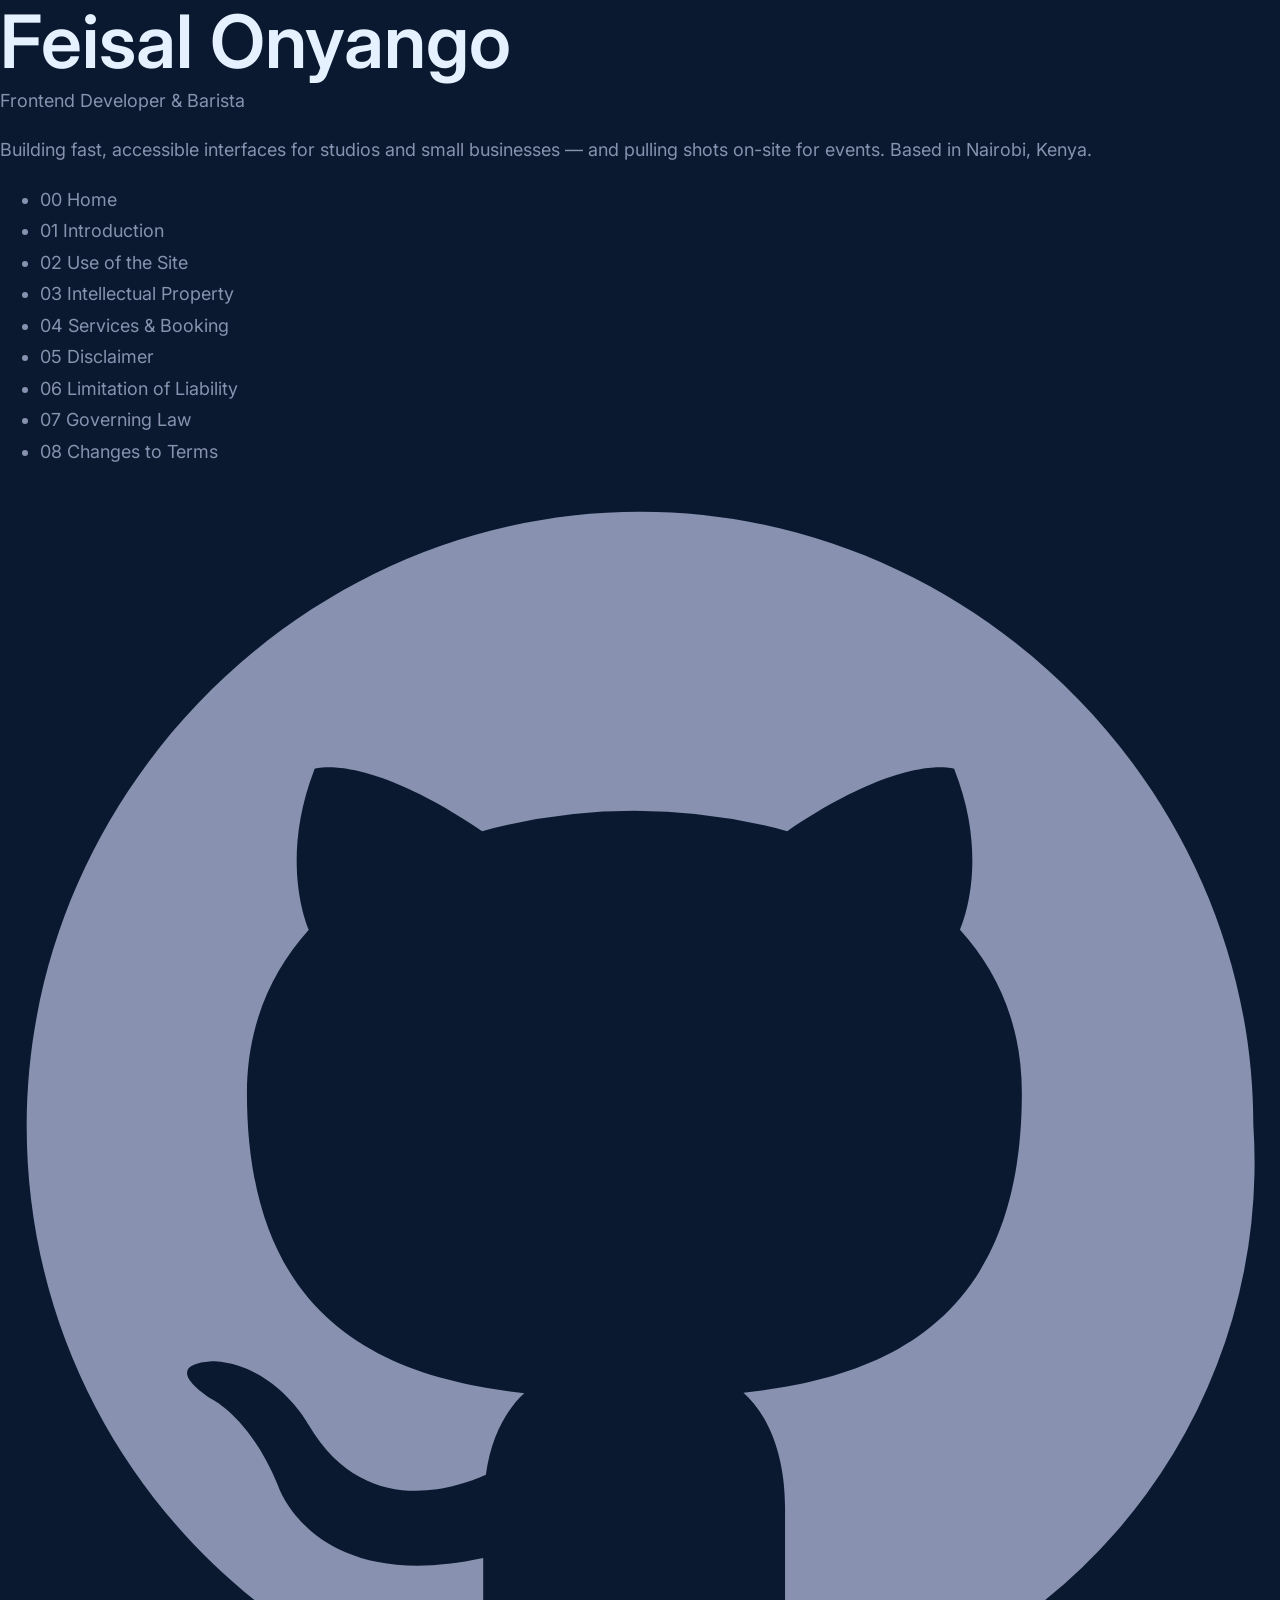
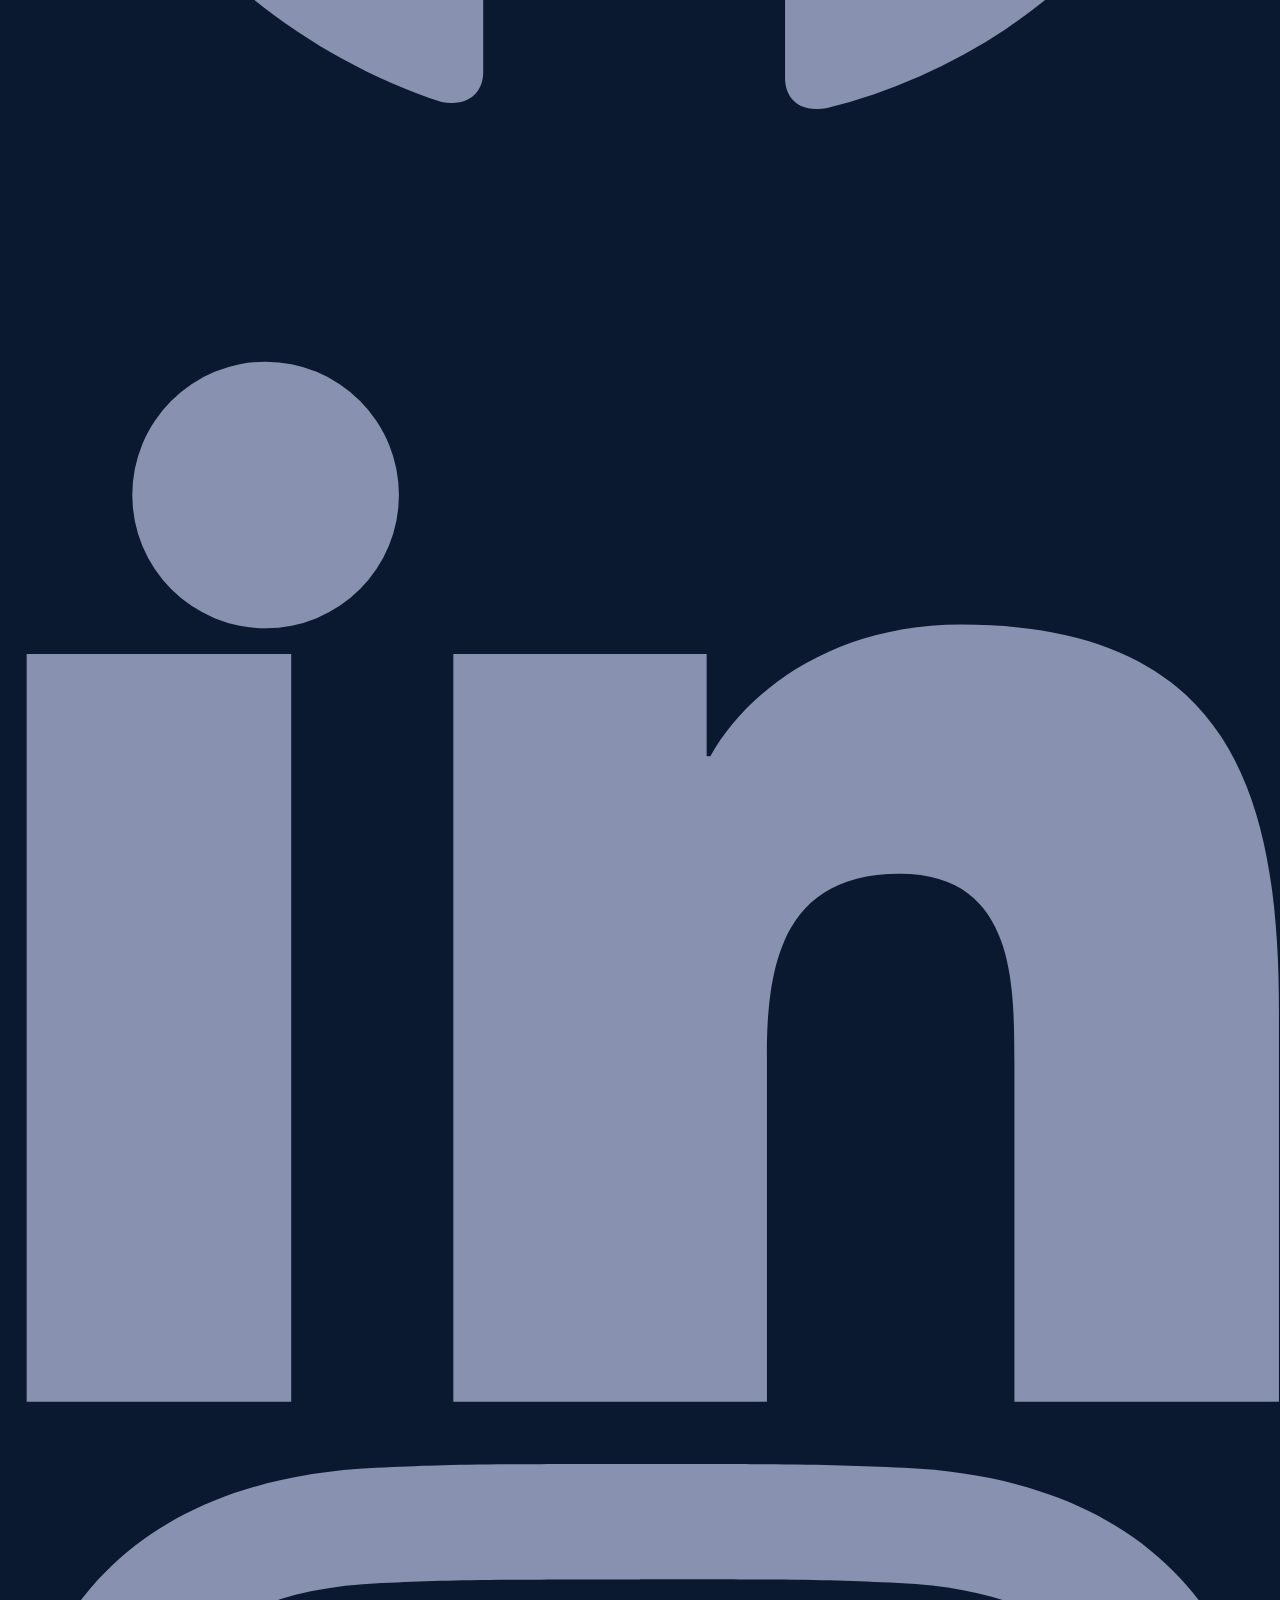
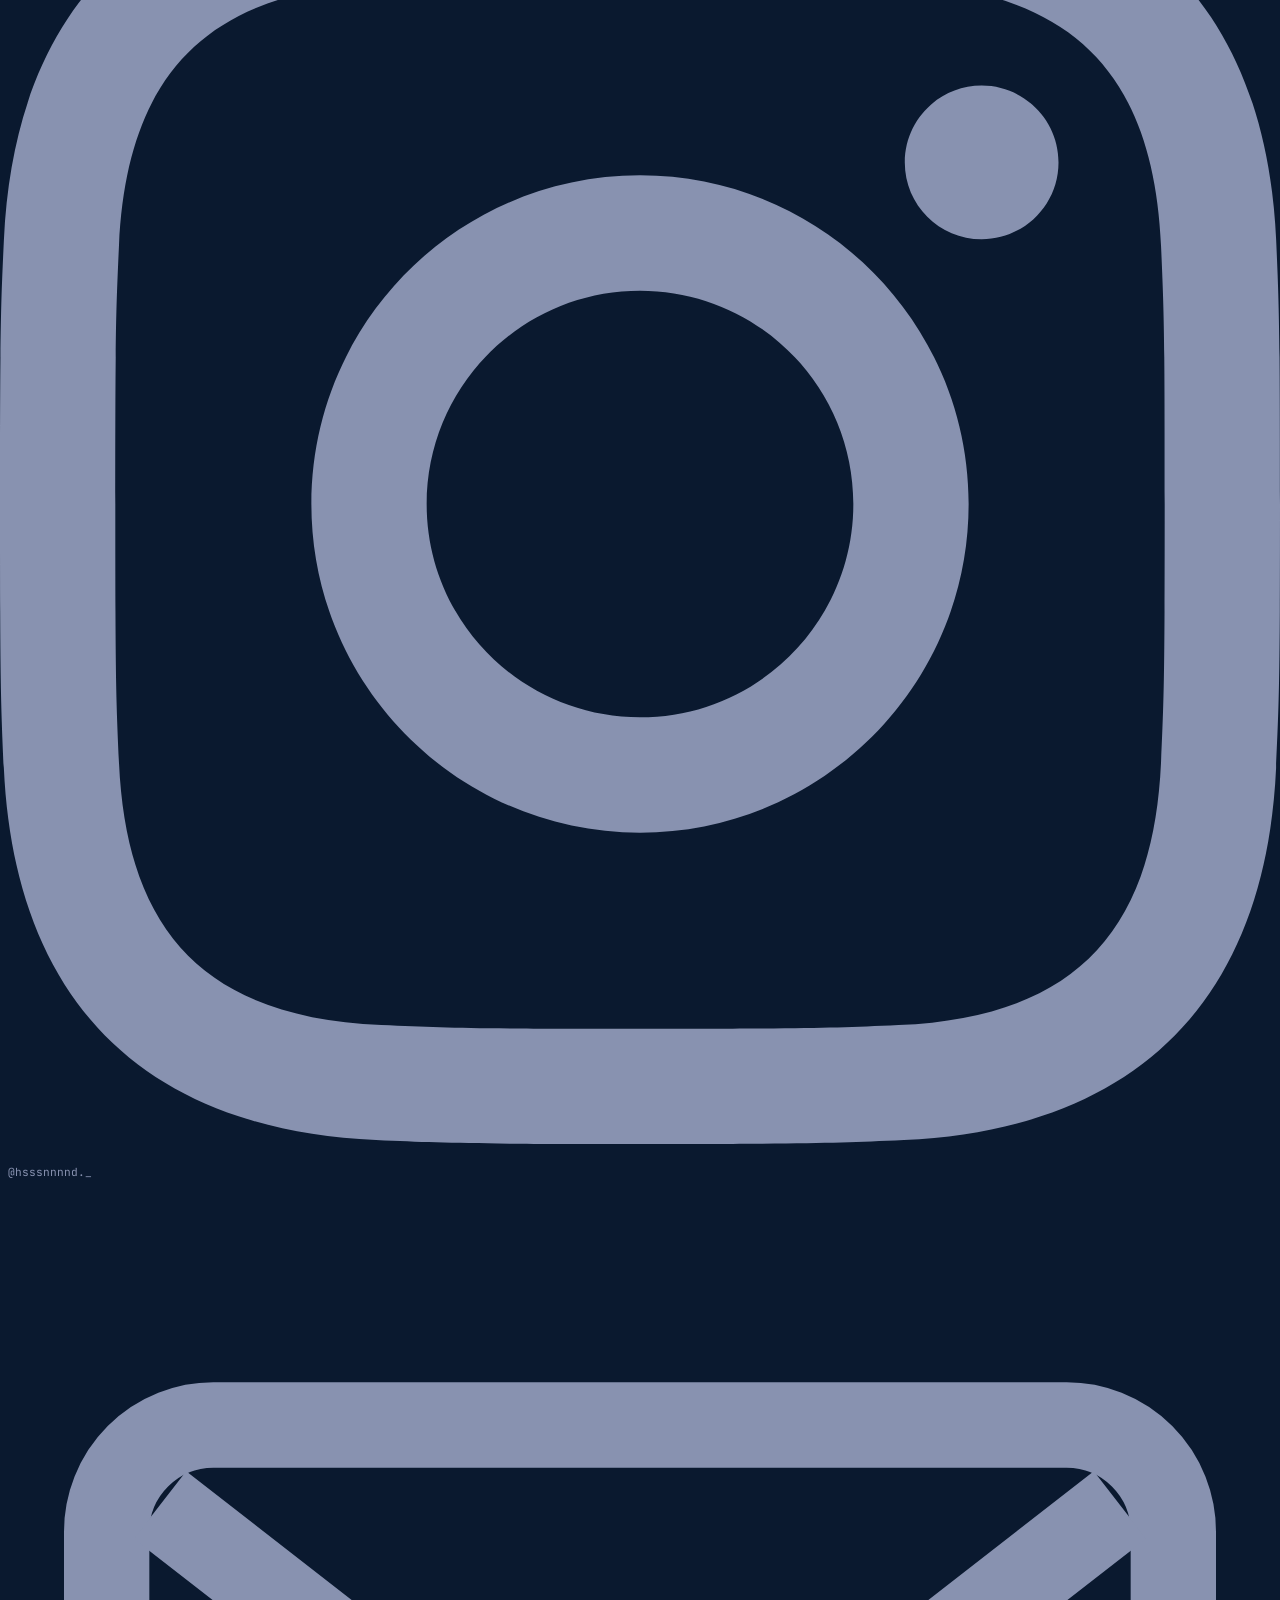
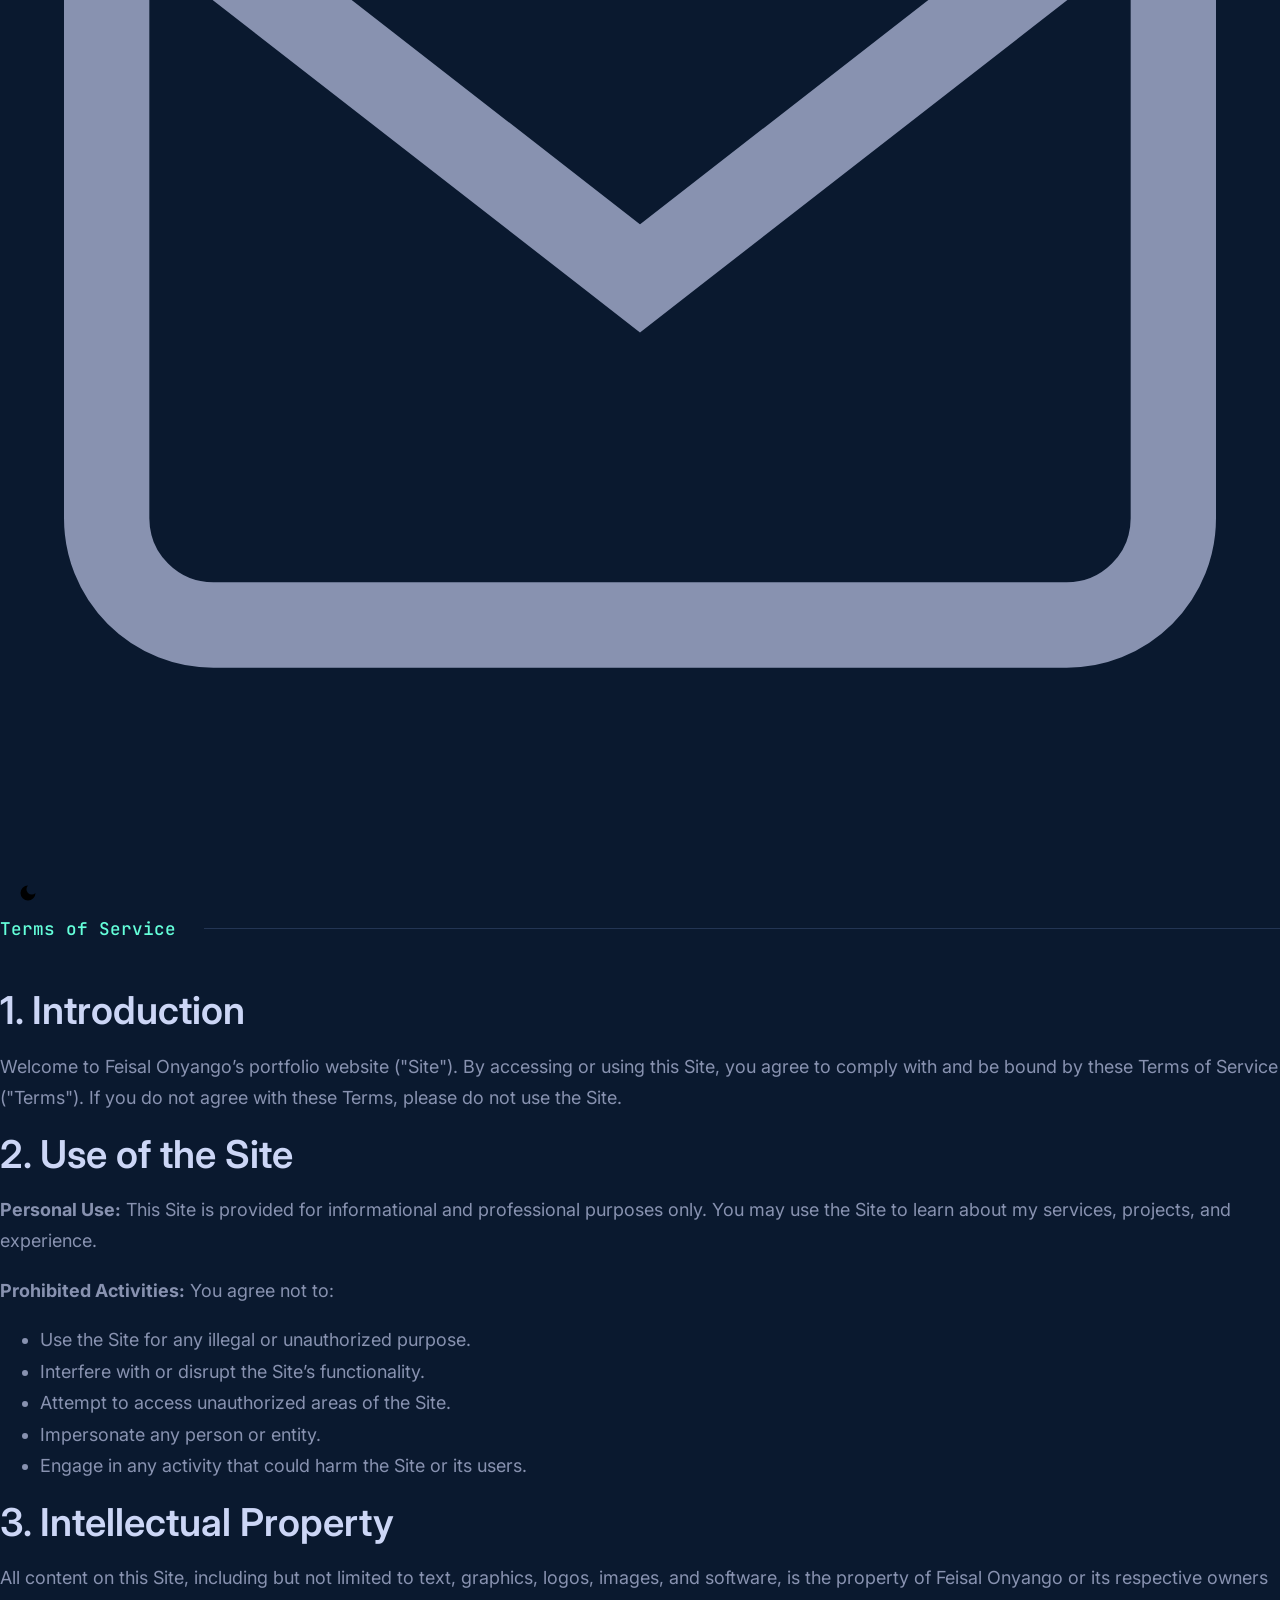
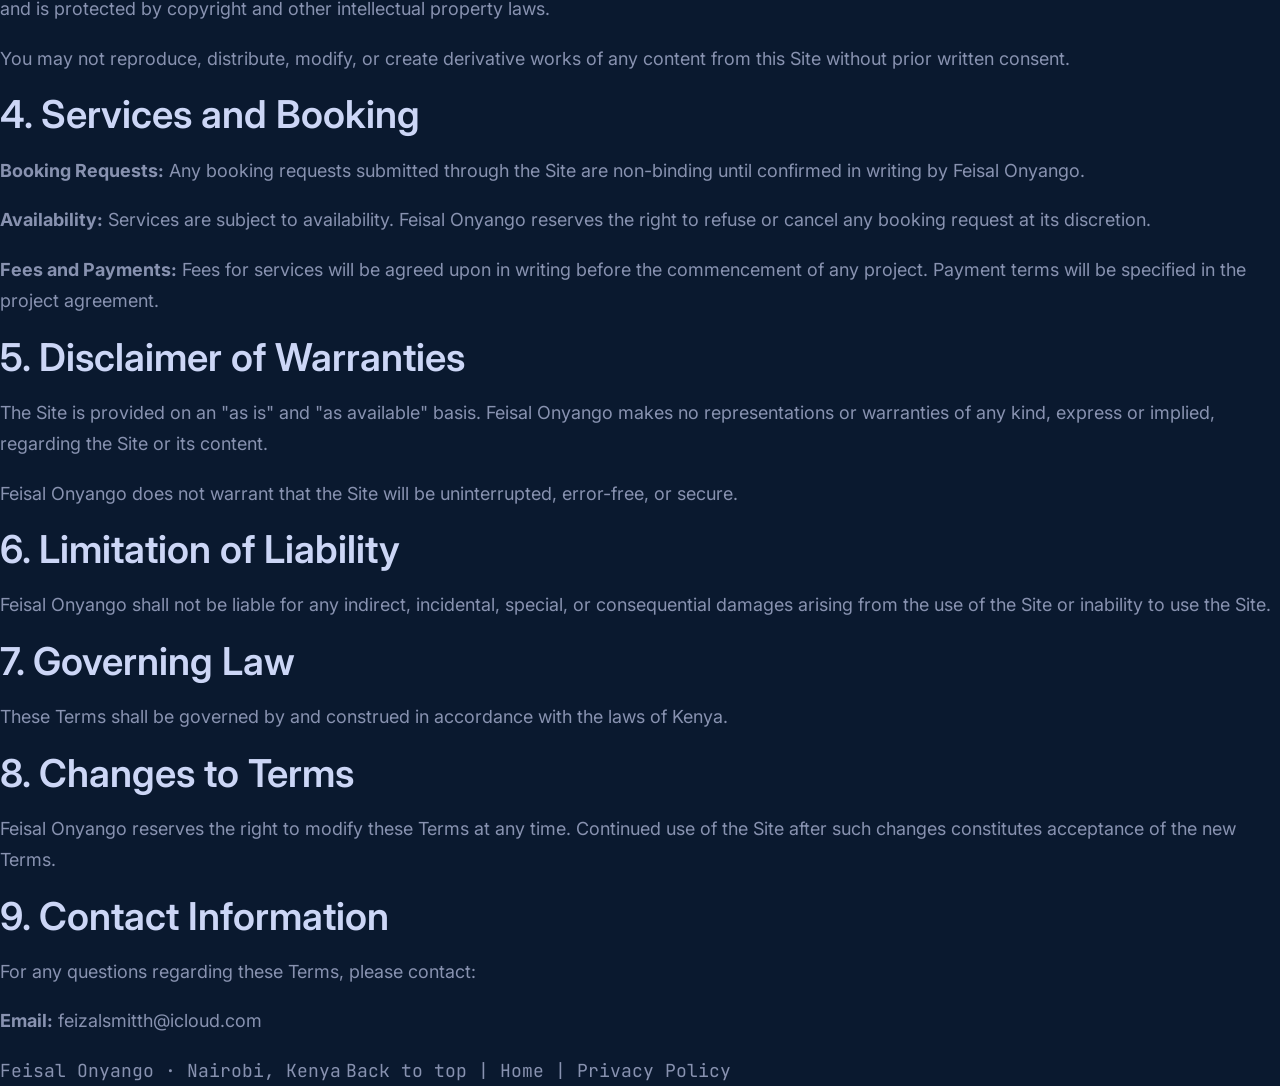
<file: terms.html>
<!DOCTYPE html>
<html lang="en">
<head>
<meta charset="UTF-8">
<meta name="viewport" content="width=device-width, initial-scale=1.0">
<title>Terms of Service — Feisal Onyango</title>
<meta name="description" content="Terms of Service for Feisal Onyango's portfolio website. Learn about the rules and expectations for using this site.">
<link rel="icon" type="image/svg+xml" href="data:image/svg+xml,<svg xmlns='http://www.w3.org/2000/svg' viewBox='0 0 100 100'><text y='.9em' font-size='90'>💻</text></svg>">
<link rel="preconnect" href="https://fonts.googleapis.com">
<link rel="preconnect" href="https://fonts.gstatic.com" crossorigin>
<link href="https://fonts.googleapis.com/css2?family=Space+Grotesk:wght@400;500;600;700&family=Inter:wght@400;500;600&family=JetBrains+Mono:wght@400;500;600&display=swap" rel="stylesheet">
<link rel="stylesheet" href="styles.css">
<script>
  (function() {
    const savedTheme = localStorage.getItem('theme') || 'dark';
    document.documentElement.classList.toggle('light-mode', savedTheme === 'light');
  })();
</script>
</head>
<body id="top">

<div class="layout">
  <aside class="side">
    <div>
      <h1>Feisal Onyango</h1>
      <div class="role">Frontend Developer &amp; Barista</div>
      <p class="blurb">Building fast, accessible interfaces for studios and small businesses — and pulling shots on-site for events. Based in Nairobi, Kenya.</p>

      <nav class="side-nav" aria-label="Section navigation">
        <ul>
          <li><a href="index.html"><span class="bar"></span><span class="n">00</span> Home</a></li>
          <li><a href="#terms-content"><span class="bar"></span><span class="n">01</span> Introduction</a></li>
          <li><a href="#use-of-site"><span class="bar"></span><span class="n">02</span> Use of the Site</a></li>
          <li><a href="#intellectual-property"><span class="bar"></span><span class="n">03</span> Intellectual Property</a></li>
          <li><a href="#services-booking"><span class="bar"></span><span class="n">04</span> Services & Booking</a></li>
          <li><a href="#disclaimer"><span class="bar"></span><span class="n">05</span> Disclaimer</a></li>
          <li><a href="#liability"><span class="bar"></span><span class="n">06</span> Limitation of Liability</a></li>
          <li><a href="#governing-law"><span class="bar"></span><span class="n">07</span> Governing Law</a></li>
          <li><a href="#changes"><span class="bar"></span><span class="n">08</span> Changes to Terms</a></li>
        </ul>
      </nav>
    </div>

    <div class="socials" aria-label="Social links">
      <a href="https://github.com/feizalsmitth" target="_blank" rel="noopener" aria-label="GitHub"><svg viewBox="0 0 24 24" fill="currentColor"><path d="M12 .5C5.73.5.5 5.74.5 12.02c0 5.03 3.26 9.29 7.78 10.8.57.1.78-.25.78-.55v-2.15c-3.17.69-3.84-1.34-3.84-1.34-.52-1.3-1.27-1.65-1.27-1.65-1.04-.71.08-.7.08-.7 1.15.08 1.75 1.18 1.75 1.18 1.02 1.75 2.68 1.24 3.33.95.1-.74.4-1.24.72-1.53-2.53-.29-5.2-1.27-5.2-5.63 0-1.24.44-2.26 1.16-3.06-.12-.29-.5-1.45.11-3.02 0 0 .96-.31 3.14 1.17a10.9 10.9 0 0 1 5.72 0c2.18-1.48 3.13-1.17 3.13-1.17.62 1.57.23 2.73.11 3.02.73.8 1.16 1.82 1.16 3.06 0 4.37-2.68 5.34-5.22 5.62.41.36.78 1.07.78 2.16v3.2c0 .3.2.66.79.55A10.53 10.53 0 0 0 23.5 12c0-6.27-5.23-11.5-11.5-11.5Z"/></svg></a>
      <a href="https://www.linkedin.com/in/feizal-onyango-443553373/" target="_blank" rel="noopener" aria-label="LinkedIn"><svg viewBox="0 0 24 24" fill="currentColor"><path d="M4.98 3.5a2.5 2.5 0 1 1 0 5 2.5 2.5 0 0 1 0-5ZM.5 8.98h4.96V23H.5V8.98ZM8.5 8.98h4.75v1.92h.07c.66-1.2 2.28-2.47 4.7-2.47 5.03 0 5.96 3.15 5.96 7.24V23h-4.96v-6.4c0-1.53-.03-3.5-2.15-3.5-2.16 0-2.49 1.65-2.49 3.39V23H8.5V8.98Z"/></svg></a>
      <a href="https://instagram.com/hsssnnnnd._" target="_blank" rel="noopener" aria-label="Instagram"><svg viewBox="0 0 24 24" fill="currentColor"><path d="M12 2.163c3.204 0 3.584.012 4.85.07 3.252.148 4.771 1.691 4.919 4.919.058 1.265.069 1.645.069 4.85s-.011 3.584-.069 4.85c-.149 3.225-1.664 4.771-4.919 4.919-1.266.058-1.644.07-4.85.07s-3.584-.012-4.85-.07c-3.252-.148-4.771-1.691-4.919-4.919-.058-1.265-.069-1.645-.069-4.85s.011-3.584.069-4.85c.149-3.225 1.664-4.771 4.919-4.919 1.266-.057 1.645-.069 4.85-.069zm0-2.163c-3.259 0-3.667.014-4.947.072-4.358.2-6.78 2.618-6.98 6.98-.059 1.281-.073 1.689-.073 4.948s.014 3.667.072 4.947c.2 4.358 2.618 6.78 6.98 6.98 1.281.058 1.689.072 4.948.072s3.667-.014 4.947-.072c4.358-.2 6.78-2.618 6.98-6.98.059-1.281.073-1.689.073-4.948s-.014-3.667-.072-4.947c-.2-4.358-2.618-6.78-6.98-6.98-1.281-.059-1.689-.073-4.948-.073zm0 5.838c-3.403 0-6.162 2.759-6.162 6.162s2.759 6.162 6.162 6.162 6.162-2.759 6.162-6.162-2.759-6.162-6.162-6.162zm0 10.162c-2.209 0-4-1.79-4-4s1.791-4 4-4 4 1.79 4 4-1.791 4-4 4zm6.406-11.845c-.796 0-1.441.645-1.441 1.44s.645 1.44 1.441 1.44 1.441-.645 1.441-1.44-.645-1.44-1.441-1.44z"/></svg></a>
      <span style="font-family:'JetBrains Mono',monospace;font-size:.7rem;color:var(--ink-dim);margin-left:8px;">@hsssnnnnd._</span>
      <a href="mailto:feizalsmitth@icloud.com" aria-label="Email"><svg viewBox="0 0 24 24" fill="none" stroke="currentColor" stroke-width="1.6"><rect x="2" y="4.5" width="20" height="15" rx="2"/><path d="m3 6 9 7 9-7"/></svg></a>
      <button id="themeToggle" aria-label="Toggle dark/light mode" style="background:none;border:none;cursor:pointer;padding:8px;margin-left:10px;">
        <svg id="themeIcon" viewBox="0 0 24 24" fill="currentColor" width="20" height="20">
          <path d="M12 3a6 6 0 0 0 9 9 9 9 0 1 1-9-9Z"/>
        </svg>
      </button>
    </div>
  </aside>

  <main>
    <section id="terms-content">
      <div class="section-head"><span class="n mono">Terms of Service</span><span class="rule"></span></div>
      
      <div class="terms-section">
        <h2>1. Introduction</h2>
        <p>Welcome to Feisal Onyango’s portfolio website ("Site"). By accessing or using this Site, you agree to comply with and be bound by these Terms of Service ("Terms"). If you do not agree with these Terms, please do not use the Site.</p>
      </div>

      <div class="terms-section" id="use-of-site">
        <h2>2. Use of the Site</h2>
        <p><strong>Personal Use:</strong> This Site is provided for informational and professional purposes only. You may use the Site to learn about my services, projects, and experience.</p>
        <p><strong>Prohibited Activities:</strong> You agree not to:</p>
        <ul>
          <li>Use the Site for any illegal or unauthorized purpose.</li>
          <li>Interfere with or disrupt the Site’s functionality.</li>
          <li>Attempt to access unauthorized areas of the Site.</li>
          <li>Impersonate any person or entity.</li>
          <li>Engage in any activity that could harm the Site or its users.</li>
        </ul>
      </div>

      <div class="terms-section" id="intellectual-property">
        <h2>3. Intellectual Property</h2>
        <p>All content on this Site, including but not limited to text, graphics, logos, images, and software, is the property of Feisal Onyango or its respective owners and is protected by copyright and other intellectual property laws.</p>
        <p>You may not reproduce, distribute, modify, or create derivative works of any content from this Site without prior written consent.</p>
      </div>

      <div class="terms-section" id="services-booking">
        <h2>4. Services and Booking</h2>
        <p><strong>Booking Requests:</strong> Any booking requests submitted through the Site are non-binding until confirmed in writing by Feisal Onyango.</p>
        <p><strong>Availability:</strong> Services are subject to availability. Feisal Onyango reserves the right to refuse or cancel any booking request at its discretion.</p>
        <p><strong>Fees and Payments:</strong> Fees for services will be agreed upon in writing before the commencement of any project. Payment terms will be specified in the project agreement.</p>
      </div>

      <div class="terms-section" id="disclaimer">
        <h2>5. Disclaimer of Warranties</h2>
        <p>The Site is provided on an "as is" and "as available" basis. Feisal Onyango makes no representations or warranties of any kind, express or implied, regarding the Site or its content.</p>
        <p>Feisal Onyango does not warrant that the Site will be uninterrupted, error-free, or secure.</p>
      </div>

      <div class="terms-section" id="liability">
        <h2>6. Limitation of Liability</h2>
        <p>Feisal Onyango shall not be liable for any indirect, incidental, special, or consequential damages arising from the use of the Site or inability to use the Site.</p>
      </div>

      <div class="terms-section" id="governing-law">
        <h2>7. Governing Law</h2>
        <p>These Terms shall be governed by and construed in accordance with the laws of Kenya.</p>
      </div>

      <div class="terms-section" id="changes">
        <h2>8. Changes to Terms</h2>
        <p>Feisal Onyango reserves the right to modify these Terms at any time. Continued use of the Site after such changes constitutes acceptance of the new Terms.</p>
      </div>

      <div class="terms-section">
        <h2>9. Contact Information</h2>
        <p>For any questions regarding these Terms, please contact:</p>
        <p><strong>Email:</strong> <a href="mailto:feizalsmitth@icloud.com" style="color: var(--amber);">feizalsmitth@icloud.com</a></p>
      </div>
    </section>
  </main>
</div>

<footer>
  <span class="mono">Feisal Onyango · Nairobi, Kenya</span>
  <span class="mono"><a href="#top">Back to top</a> | <a href="index.html">Home</a> | <a href="privacy.html">Privacy Policy</a></span>
</footer>

<script src="script.js"></script>
</body>
</html>
</file>
<file: styles.css>
:root{
  --navy:#0a192f; --navy-light:#112240; --navy-lightest:#233554;
  --slate:#8892b0; --slate-light:#a8b2d1; --slate-lightest:#ccd6f6; --white:#e6f1ff;
  --green:#64ffda; --green-tint:rgba(100,255,218,.1);
  --nav-bg:rgba(10,25,47,.85); --footer-line:rgba(136,146,176,.15); --card-shadow:rgba(2,12,27,.7);
  --font-sans:"Inter",system-ui,sans-serif; --font-mono:"JetBrains Mono",monospace;
  --max:1100px;
}
:root.light{
  --navy:#f2f5f7; --navy-light:#ffffff; --navy-lightest:#d3d9e3;
  --slate:#4b586f; --slate-light:#33415c; --slate-lightest:#0a192f; --white:#0a192f;
  --green:#0a8f84; --green-tint:rgba(10,143,132,.12);
  --nav-bg:rgba(242,245,247,.85); --footer-line:rgba(74,90,120,.18); --card-shadow:rgba(74,90,120,.25);
}
*{box-sizing:border-box}
html{scroll-behavior:smooth}
@media (prefers-reduced-motion: reduce){html{scroll-behavior:auto} *{animation-duration:.001ms!important;transition-duration:.001ms!important}}
html.theme-transition, html.theme-transition *{transition:background-color .3s ease,color .3s ease,border-color .3s ease,box-shadow .3s ease !important}
body{margin:0;background:var(--navy);color:var(--slate);font-family:var(--font-sans);font-size:18px;line-height:1.75;-webkit-font-smoothing:antialiased}
a{color:inherit;text-decoration:none}
h1,h2,h3{margin:0;line-height:1.15;font-weight:600;color:var(--slate-lightest)}
h1{font-size:clamp(2.6rem,7vw,4.6rem);color:var(--white)}
h2{font-size:clamp(1.6rem,4vw,2.4rem)}
h3{font-size:1.15rem;color:var(--slate-lightest)}
img{max-width:100%;display:block}
.mono{font-family:var(--font-mono)}
.accent{color:var(--green)}
::selection{background:var(--green);color:var(--navy)}
:focus-visible{outline:2px solid var(--green);outline-offset:3px;border-radius:2px}
.container{max-width:var(--max);margin:0 auto;padding:0 32px}
.section{max-width:900px;margin:0 auto;padding:110px 0}

/* section headers */
.section-head{display:flex;align-items:baseline;gap:14px;margin-bottom:44px;white-space:nowrap}
.section-head::after{

content:"";position:relative;top:-6px;display:block;height:1px;width:100%;background:var(--navy-lightest);min-width:60px}
.section-head .n{color:var(--green);font-size:clamp(.9rem,2vw,1.1rem);font-weight:500}
.section-head h2{font-size:clamp(1.4rem,3.5vw,2rem);color:var(--slate-lightest)}

/* nav */
.nav{position:fixed;top:0;left:0;right:0;z-index:100;display:flex;align-items:center;justify-content:space-between;padding:18px 5vw;background:var(--nav-bg);backdrop-filter:blur(12px);border-bottom:1px solid var(--footer-line)}
.logo{color:var(--slate-lightest);font-size:1rem;font-weight:600}
.nav-links{display:flex;align-items:center;gap:26px;font-size:.85rem}
.nav-links a:not(.nav-cta){color:var(--slate-light)}
.nav-links a:not(.nav-cta):hover{color:var(--green)}
.nav-links .n{color:var(--green);margin-right:5px}
.nav-cta{color:var(--green);border:1px solid var(--green);border-radius:4px;padding:9px 16px}
.nav-cta:hover{background:var(--green-tint)}
.nav-end{display:flex;align-items:center;gap:10px}
.theme-toggle{background:none;border:none;cursor:pointer;color:var(--slate-light);padding:6px;border-radius:4px;display:flex;align-items:center}
.theme-toggle:hover{color:var(--green);background:var(--green-tint)}
.theme-toggle svg{width:20px;height:20px}
.theme-toggle .icon-sun{display:block}
.theme-toggle .icon-moon{display:none}
:root.light .theme-toggle .icon-sun{display:none}
:root.light .theme-toggle .icon-moon{display:block}
.nav-burger{display:none;background:none;border:none;cursor:pointer;padding:8px}
.nav-burger span{display:block;width:22px;height:2px;background:var(--slate-lightest);margin:5px 0}

/* buttons */
.btn{display:inline-block;padding:14px 26px;border:1px solid var(--green);border-radius:4px;color:var(--green);font-size:.85rem;transition:all .2s ease;cursor:pointer;background:transparent}
.btn:hover{background:var(--green-tint);transform:translateY(-3px)}
.btn-big{width:100%;margin-top:8px}

/* social rail (fixed left side, brittany-style) */
.social-rail{position:fixed;bottom:0;left:0;display:flex;flex-direction:column;align-items:center;gap:18px;padding:0 20px 24px;z-index:90}
.social-rail a{color:var(--slate-light);transition:color .2s ease,transform .2s ease}
.social-rail a:hover{color:var(--green);transform:translateY(-4px)}
.social-rail svg{width:20px;height:20px}
.rail-line{width:1px;height:90px;background:var(--navy-lightest)}

/* hero */
.hero{max-width:900px;margin:0 auto;padding:180px 0 120px}
.hero-kicker{font-size:clamp(.9rem,2vw,1rem);margin:0 0 16px}
.hero h1{margin:0 0 8px}
.hero h2{color:var(--slate);font-size:clamp(2.2rem,6vw,3.8rem);font-weight:600;margin:0 0 28px}
.hero-sub{max-width:54ch;font-size:1.02rem}
.hero-btns{display:flex;gap:16px;margin-top:44px;flex-wrap:wrap}

/* about */
.about-grid{display:grid;grid-template-columns:1fr;gap:32px;max-width:720px}
.about-grid p{margin:0 0 20px}
.about-grid strong{color:var(--slate-lightest)}
.skills-title{margin:28px 0 12px;font-size:.9rem}
.skills-list{list-style:none;display:grid;grid-template-columns:repeat(2,max-content);gap:8px 24px;padding:0;margin:0;font-size:.85rem}
.skills-list li::before{content:"▸";color:var(--green);margin-right:10px}

/* experience */
.timeline-item{padding:4px 0 40px;border-left:2px solid var(--navy-lightest);margin-left:4px;padding-left:28px;position:relative}
.timeline-item::before{content:"";position:absolute;left:-7px;top:10px;width:12px;height:12px;border-radius:50%;background:var(--navy-lightest);box-shadow:0 0 0 4px var(--navy)}
.timeline-item .where{font-size:.9rem;font-weight:500}
.timeline-item .range{font-size:.8rem;color:var(--slate);margin:6px 0 14px}
.timeline-item p{margin:0 0 16px;font-size:.95rem}

/* projects */
.projects-grid{display:grid;grid-template-columns:repeat(2,1fr);gap:24px}
.project{background:var(--navy-light);border-radius:6px;padding:26px 26px 22px;transition:transform .25s ease,box-shadow .25s ease;display:flex;flex-direction:column}
.project:hover{transform:translateY(-6px);box-shadow:0 20px 30px -15px var(--card-shadow)}
.project-top{display:flex;justify-content:space-between;align-items:center;gap:12px;margin-bottom:14px}
.project-top h3{font-size:1.1rem}
.project-links a{color:var(--slate-light);font-size:.85rem}
.project-links a:hover{color:var(--green)}
.project p{margin:0 0 22px;font-size:.92rem}
.project:hover h3{color:var(--green)}

/* tags */
.tags{list-style:none;display:flex;flex-wrap:wrap;gap:8px 14px;padding:0;margin:0;font-size:.75rem;color:var(--slate)}
.tags li::before{content:"▸";color:var(--green);margin-right:6px}

/* quotes */
.quotes-grid{display:grid;grid-template-columns:repeat(2,1fr);gap:24px}
.quote{margin:0;background:var(--navy-light);border-left:3px solid var(--green);border-radius:6px;padding:28px}
.quote p{margin:0 0 16px;font-size:.95rem;color:var(--slate-light)}
.quote cite{font-size:.8rem;color:var(--slate)}

/* writing */
.writing-list{display:flex;flex-direction:column;gap:8px}
.writing-item{display:flex;align-items:baseline;gap:22px;padding:16px 18px;border-radius:6px;background:var(--navy-light);transition:transform .2s ease}
.writing-item:hover{transform:translateX(8px)}
.writing-item .year{font-size:.85rem;flex-shrink:0;width:56px}
.writing-item h3{font-size:1.05rem}
.writing-item:hover h3{color:var(--green)}

/* booking */
.booking-intro{max-width:60ch;margin:-16px 0 36px;font-size:.98rem}
.booking-form{display:grid;grid-template-columns:repeat(2,1fr);gap:20px;max-width:860px}
.field{display:flex;flex-direction:column;gap:8px}
.field-wide{grid-column:1/-1}
.field label{font-size:.8rem;color:var(--slate-light)}
.field input,.field select,.field textarea{padding:13px 15px;border:1px solid var(--navy-lightest);border-radius:4px;background:var(--navy-light);color:var(--slate-lightest);font:inherit;transition:border-color .2s ease}
.field input:focus,.field select:focus,.field textarea:focus{outline:none;border-color:var(--green)}
.form-status{grid-column:1/-1;font-weight:500;min-height:1.5em;font-size:.85rem}

/* contact */
.contact{text-align:center;max-width:620px}
.contact p.mono{margin:0 0 16px;font-size:.9rem}
.contact h2{margin-bottom:20px;font-size:clamp(2.4rem,6vw,3.4rem)}
.contact-sub{margin:0 auto 40px;max-width:48ch}
.contact-socials{display:flex;justify-content:center;gap:26px;margin-bottom:38px}
.contact-socials a{color:var(--slate-light);transition:color .2s ease,transform .2s ease}
.contact-socials a:hover{color:var(--green);transform:translateY(-4px)}
.contact-socials svg{width:26px;height:26px}

/* footer */
.footer{border-top:1px solid var(--footer-line);padding:32px 5vw;display:flex;justify-content:space-between;align-items:center;gap:16px;flex-wrap:wrap;font-size:.8rem;color:var(--slate)}
.footer p{margin:0}
.footer-links{display:flex;gap:20px}
.footer-links a:hover{color:var(--green)}

/* reveal */
.reveal{opacity:0;transform:translateY(24px);transition:opacity .6s ease,transform .6s ease}
.reveal.in{opacity:1;transform:none}

/* responsive */
@media (max-width:1100px){.social-rail{display:none}}
@media (max-width:880px){
  .hero{padding-top:130px}
  .about-grid{grid-template-columns:1fr;gap:40px}
  .projects-grid,.quotes-grid{grid-template-columns:1fr}
  .nav-links{position:fixed;top:60px;left:0;right:0;flex-direction:column;align-items:flex-start;background:var(--navy);border-bottom:1px solid var(--navy-lightest);padding:24px 5vw;gap:18px;display:none}
  .nav-links.open{display:flex}
  .nav-burger{display:bloc
k}
}

@media (max-width:640px){
  .booking-form{grid-template-columns:1fr}
  .skills-list{grid-template-columns:1fr}
  .section{padding:80px 0}
  .container{padding:0 22px}
  .section{padding-left:0;padding-right:0}
}

/* ---- interactivity extras ---- */
.sr-only{position:absolute;width:1px;height:1px;padding:0;margin:-1px;overflow:hidden;clip:rect(0,0,0,0);white-space:nowrap;border:0}
.cursor{color:var(--green);animation:blink 1s step-end infinite}
@keyframes blink{50%{opacity:0}}
.scroll-progress{position:fixed;top:0;left:0;height:3px;width:0;background:linear-gradient(90deg,var(--green),var(--slate-lightest));z-index:200;transition:width .05s linear}
.back-to-top{position:fixed;bottom:26px;right:26px;width:46px;height:46px;border-radius:50%;border:1px solid var(--green);background:var(--nav-bg);backdrop-filter:blur(8px);color:var(--green);cursor:pointer;display:flex;align-items:center;justify-content:center;opacity:0;transform:translateY(16px);pointer-events:none;transition:opacity .3s ease,transform .3s ease,background .2s ease;z-index:95}
.back-to-top.show{opacity:1;transform:none;pointer-events:auto}
.back-to-top:hover{background:var(--green-tint);transform:translateY(-4px)}
.back-to-top svg{width:20px;height:20px}
@media (max-width:640px){.back-to-top{bottom:16px;right:16px;width:40px;height:40px}}

/* 3D tilt + magnetic handled in JS; smooth transform hints */
.project,.quote,.writing-item{will-change:transform}
.project.tilt,.quote.tilt{transform-style:preserve-3d;transition:transform .15s ease}

/* easter egg */
body.party .nav,body.party .social-rail a,body.party .project,body.party .quote,body.party .btn{animation:hue 2.5s linear infinite}
@keyframes hue{to{filter:hue-rotate(360deg)}}
body.party h1,body.party h2,body.party h3{animation:wob 1.2s ease-in-out infinite}
@keyframes wob{0%,100%{transform:rotate(0)}25%{transform:rotate(1.5deg)}75%{transform:rotate(-1.5deg)}}


/* ---- interactivity round 2 ---- */
.hero-status{display:flex;align-items:center;gap:10px;margin:34px 0 0;font-size:.8rem;color:var(--slate)}
.pulse-dot{width:9px;height:9px;border-radius:50%;background:var(--green);position:relative;flex-shrink:0}
.pulse-dot::after{content:"";position:absolute;inset:-4px;border-radius:50%;border:1px solid var(--green);animation:pulse 2s ease-out infinite}
@keyframes pulse{0%{transform:scale(.6);opacity:1}100%{transform:scale(1.6);opacity:0}}
.filter-bar{display:flex;flex-wrap:wrap;gap:10px;margin:-20px 0 32px}
.chip{background:transparent;border:1px solid var(--navy-lightest);color:var(--slate-light);border-radius:999px;padding:6px 14px;font-size:.75rem;cursor:pointer;transition:all .2s ease;font-family:var(--font-mono)}
.chip:hover{border-color:var(--green);color:var(--green)}
.chip.active{background:var(--green-tint);border-color:var(--green);color:var(--green)}
.project.hidden-tag{display:none}
.project,.quote{position:relative;overflow:hidden}
.project::before,.quote::before{content:"";position:absolute;inset:0;background:radial-gradient(240px circle at var(--mx,50%) var(--my,50%),var(--green-tint),transparent 65%);opacity:0;transition:opacity .3s ease;pointer-events:none;z-index:0}
.project:hover::before,.quote:hover::before{opacity:1}
.project>*{position:relative;z-index:1}
.ripple-ink{position:absolute;border-radius:50%;background:var(--green);opacity:.35;transform:scale(0);animation:ripple .5s ease-out forwards;pointer-events:none}
@keyframes ripple{to{transform:scale(2.6);opacity:0}}
.btn,.copy-btn{position:relative;overflow:hidden}
.contact-copy{margin-top:22px}
.copy-btn{display:inline-flex;align-items:center;gap:8px;background:transparent;border:1px dashed var(--navy-lightest);color:var(--slate-light);border-radius:4px;padding:10px 16px;font-size:.8rem;cursor:pointer;transition:all .2s ease;font-family:var(--font-mono)}
.copy-btn:hover{border-color:var(--green);color:var(--green);border-style:solid}
.toast{position:fixed;bottom:26px;left:50%;transform:translate(-50%,80px);background:var(--navy-light);border:1px solid var(--green);color:var(--green);border-radius:6px;padding:12px 22px;font-size:.8rem;font-family:var(--font-mono);opacity:0;transition:all .3s ease;z-index:300;pointer-events:none}
.toast.show{opacity:1;transform:translate(-50%,0)}
@media (prefers-reduced-motion: reduce){.pulse-dot::after{animation:none}.ripple-ink{display:none}.project::before,.quote::before{display:none}}

/* ---- round 3: command palette, cursor glow, confetti ---- */
.palette{position:fixed;inset:0;z-index:200;display:flex;align-items:flex-start;justify-content:center;padding-top:14vh}
.palette[hidden]{display:none}
.palette-backdrop{position:absolute;inset:0;background:rgba(2,6,23,.62);backdrop-filter:blur(4px)}
.palette-panel{position:relative;width:min(560px,92vw);background:var(--navy);border:1px solid var(--navy-lightest);border-radius:10px;box-shadow:0 24px 60px rgba(0,0,0,.5);overflow:hidden}
.palette-input{width:100%;box-sizing:border-box;background:transparent;border:none;border-bottom:1px solid var(--navy-lightest);padding:16px 18px;color:var(--white);font-size:1rem;outline:none}
.palette-input::placeholder{color:var(--slate)}
.palette-list{list-style:none;margin:0;padding:6px;max-height:320px;overflow:auto}
.palette-list li{padding:11px 12px;border-radius:6px;display:flex;justify-content:space-between;align-items:center;gap:12px;cursor:pointer;color:var(--slate-light)}
.palette-list li .palette-tag{color:var(--slate);font-size:.72rem}
.palette-list li.selected{background:rgba(100,255,218,.08);color:var(--green)}
.palette-hint{margin:0;padding:10px 14px;border-top:1px solid var(--navy-lightest);color:var(--slate);font-size:.72rem}
.palette-open{background:transparent;border:1px solid var(--navy-lightest);color:var(--slate-light);border-radius:6px;padding:7px 10px;font-size:.72rem;cursor:pointer;transition:all .2s ease}
.palette-open:hover{color:var(--green);border-color:var(--green)}
.light .palette-backdrop{background:rgba(15,23,42,.4)}
.light .palette-panel{background:var(--white)}
.light .palette-input{color:var(--navy)}
.cursor-glow{position:fixed;top:0;left:0;width:260px;height:260px;border-radius:50%;pointer-events:none;z-index:1;opacity:0;background:radial-gradient(circle,rgba(100,255,218,.08) 0%,transparent 65%);transition:opacity .5s ease}
.cursor-glow.on{opacity:1}
.confetti-host{position:fixed;inset:0;pointer-events:none;z-index:300;overflow:hidden}
.confetti-host span{position:absolute;top:-16px;width:9px;height:14px;opacity:.9;border-radius:2px;animation:confetti-fall linear forwards}
@keyframes confetti-fall{0%{transform:translateY(-20px) rotate(0)}100%{transform:translateY(105vh) translateX(var(--drift)) rotate(720deg);opacity:.15}}
</file>
